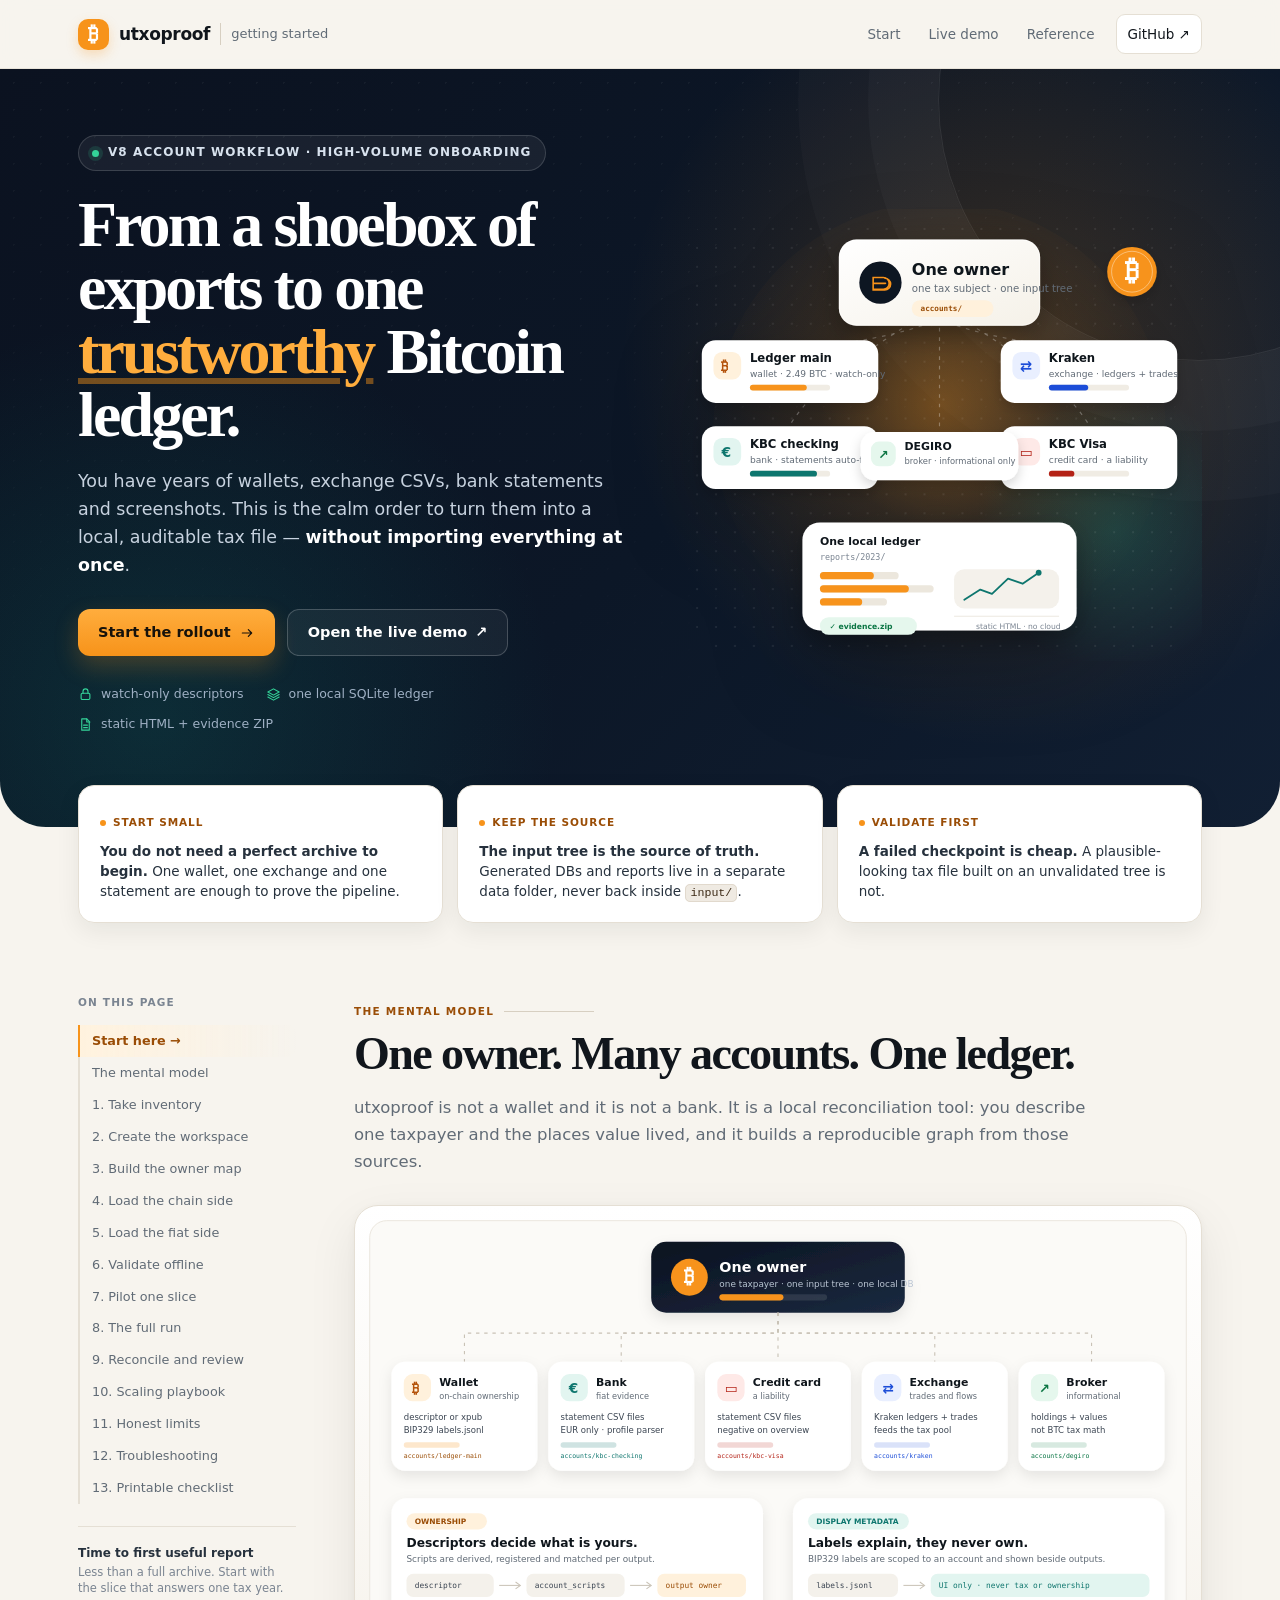
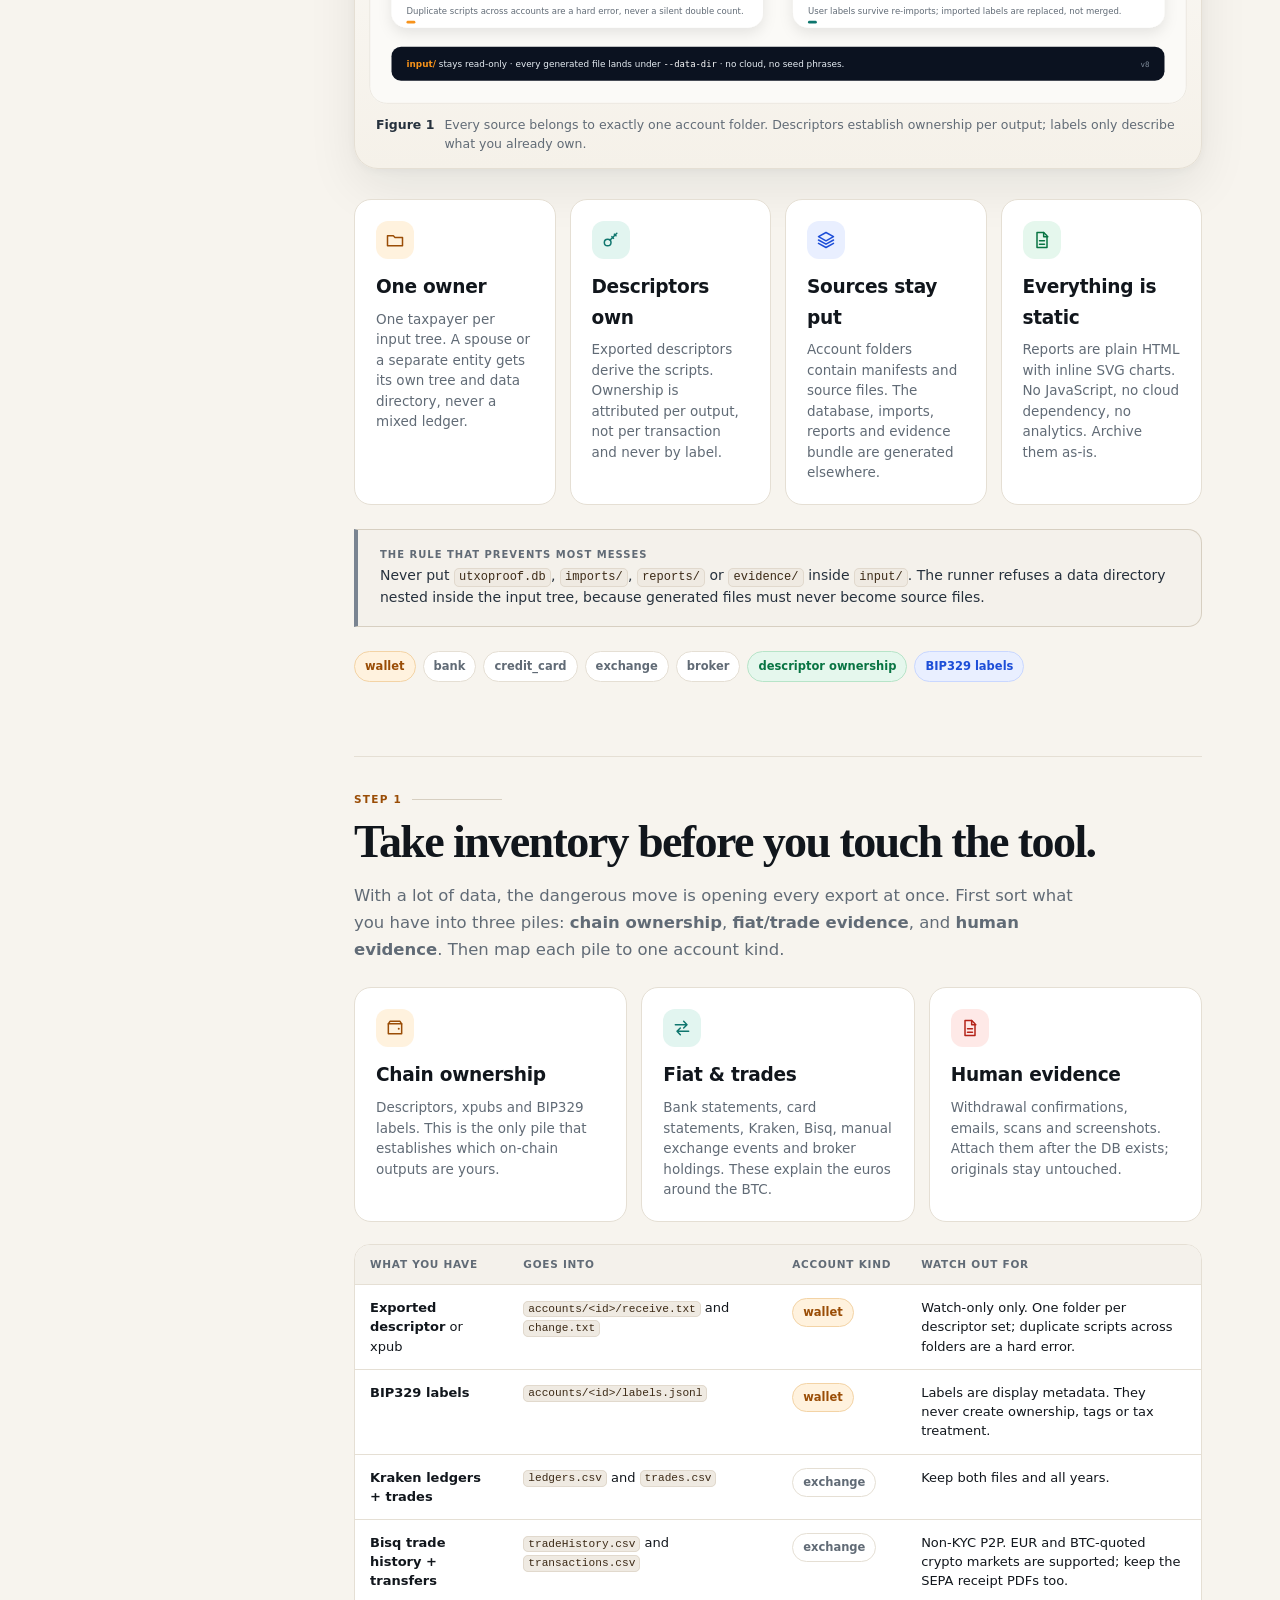
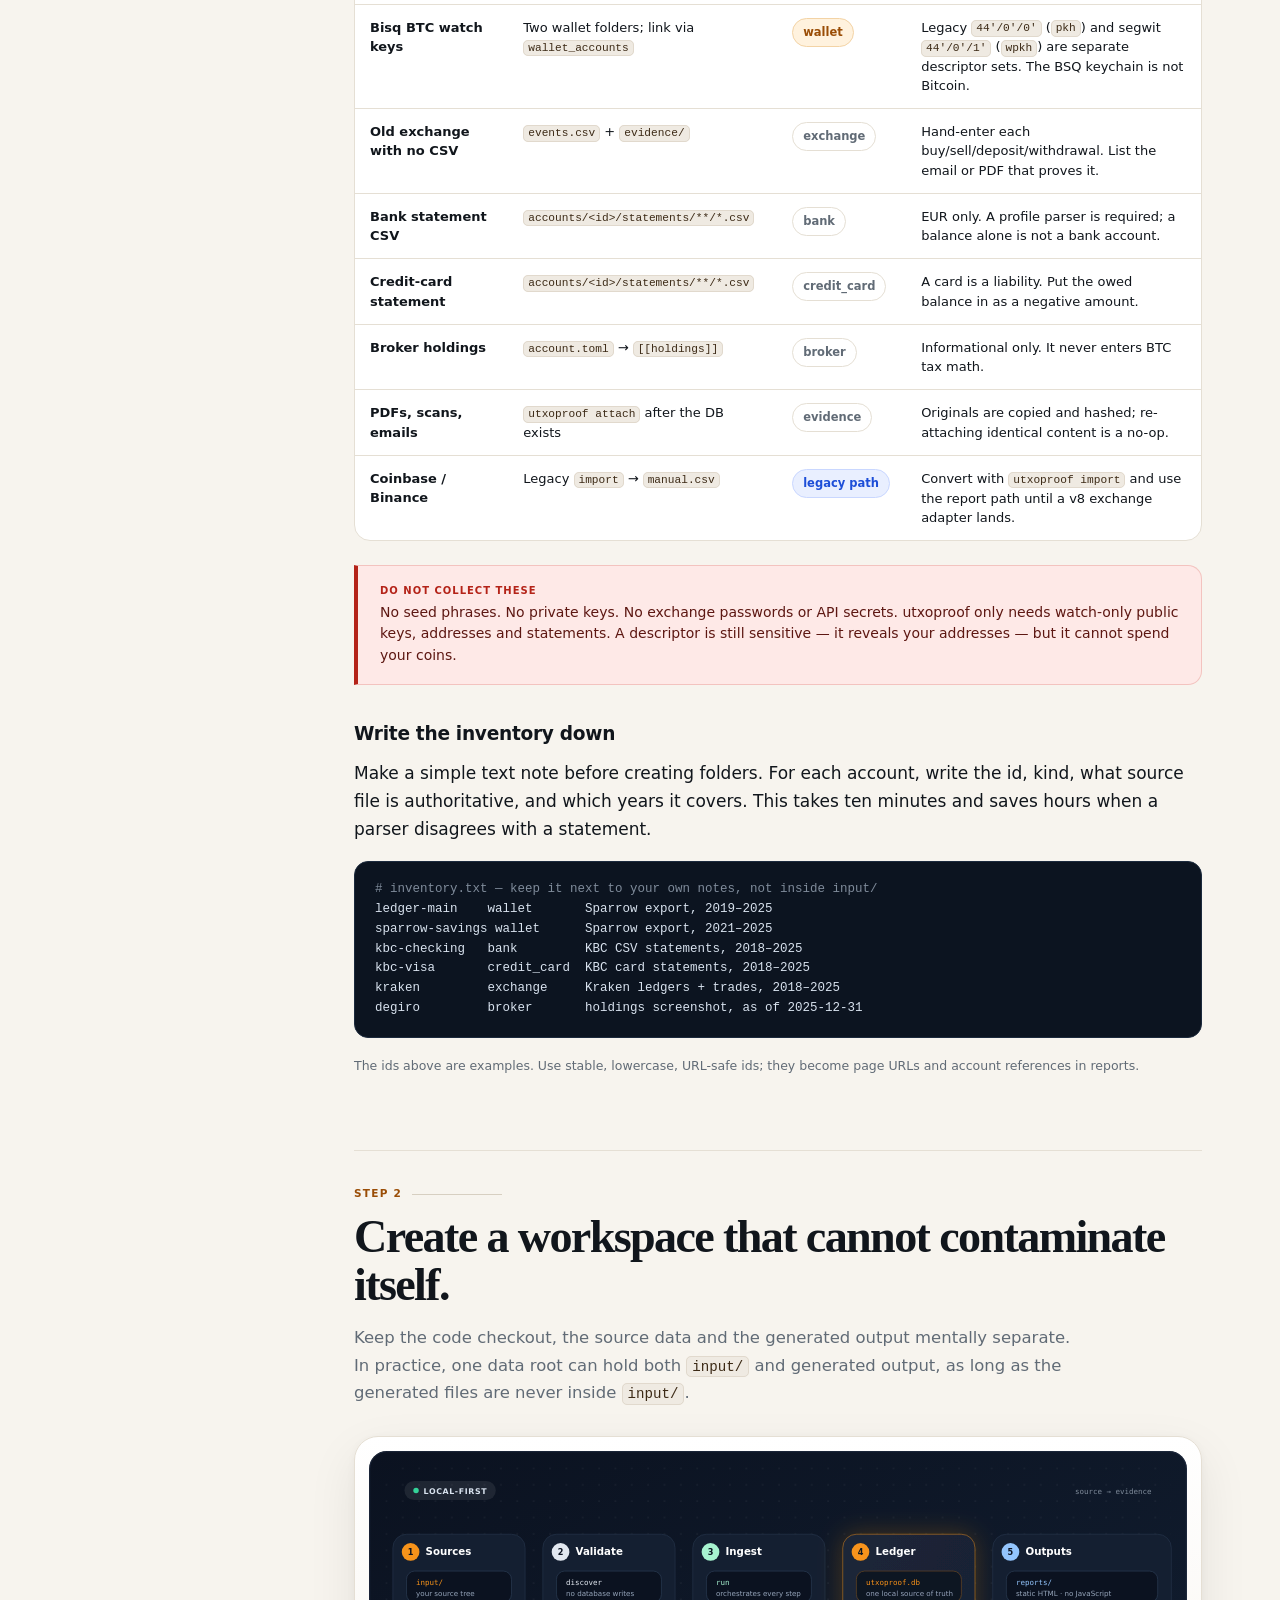
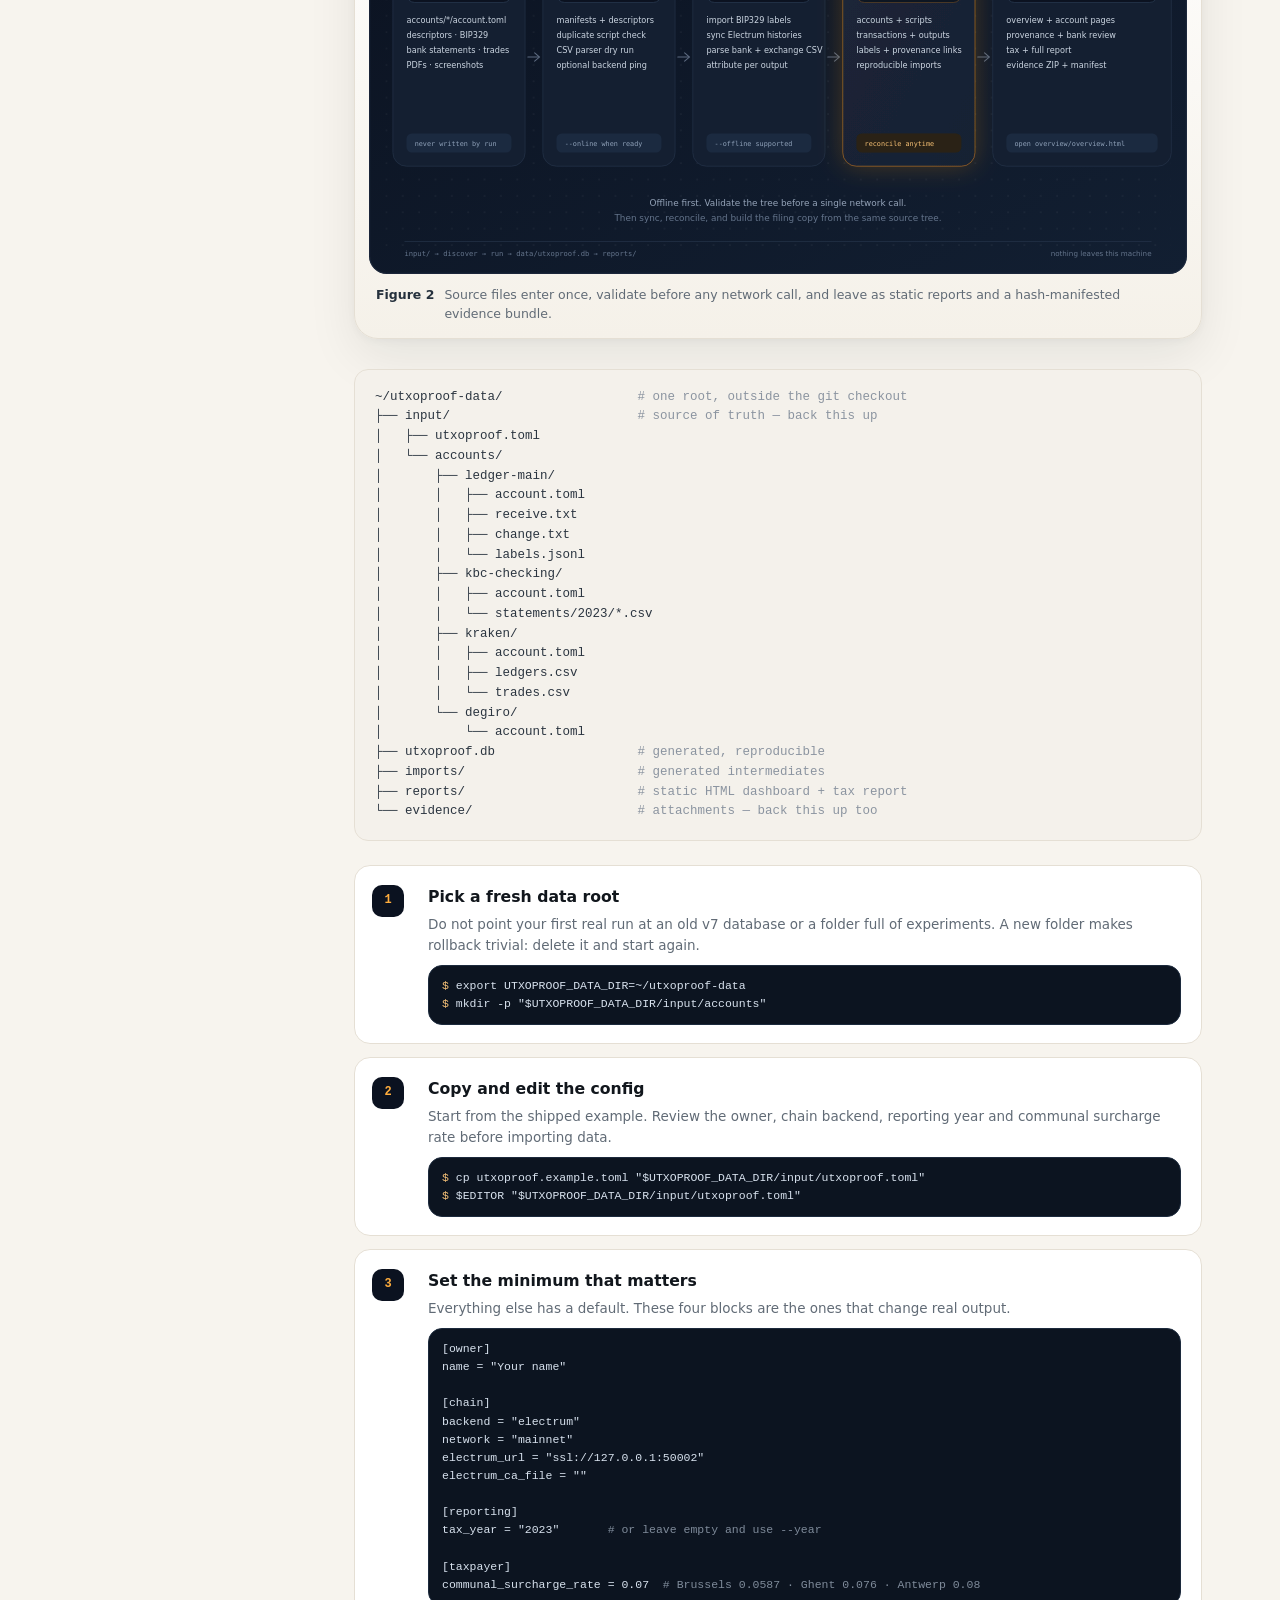
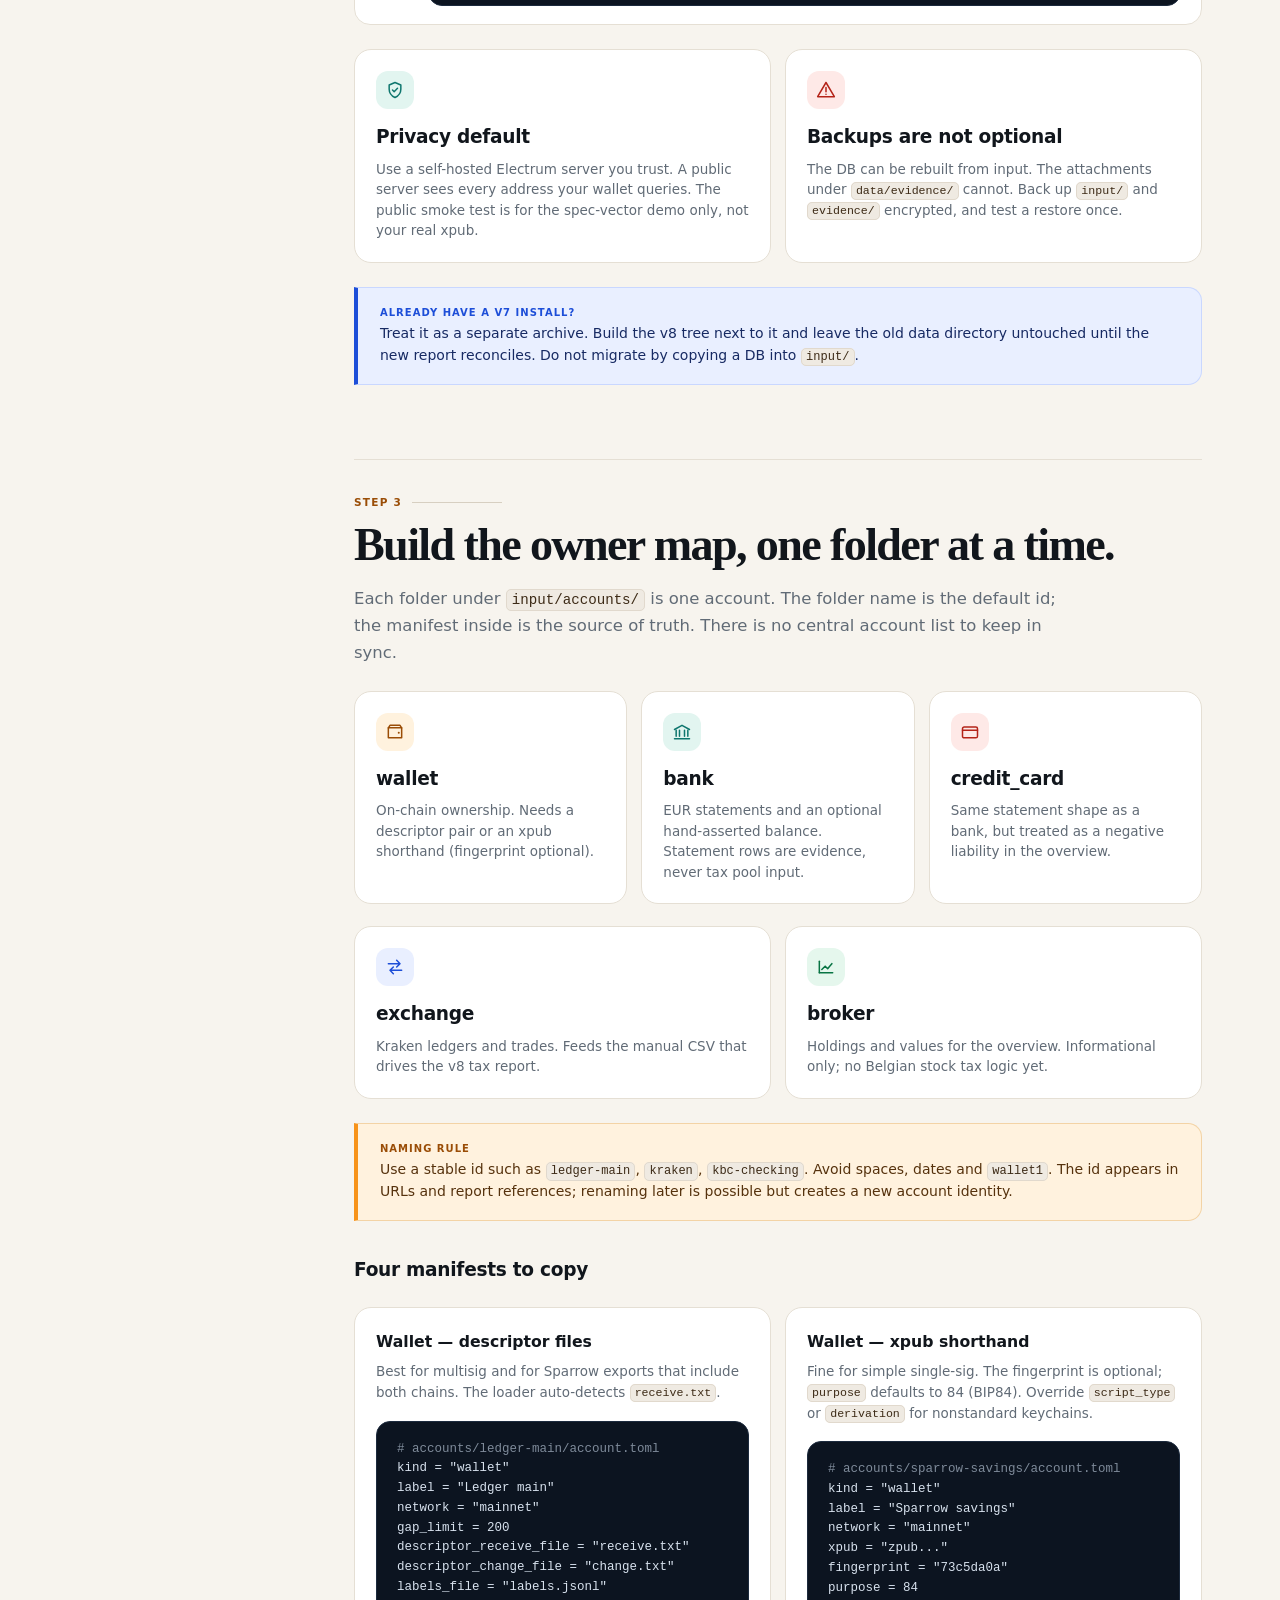
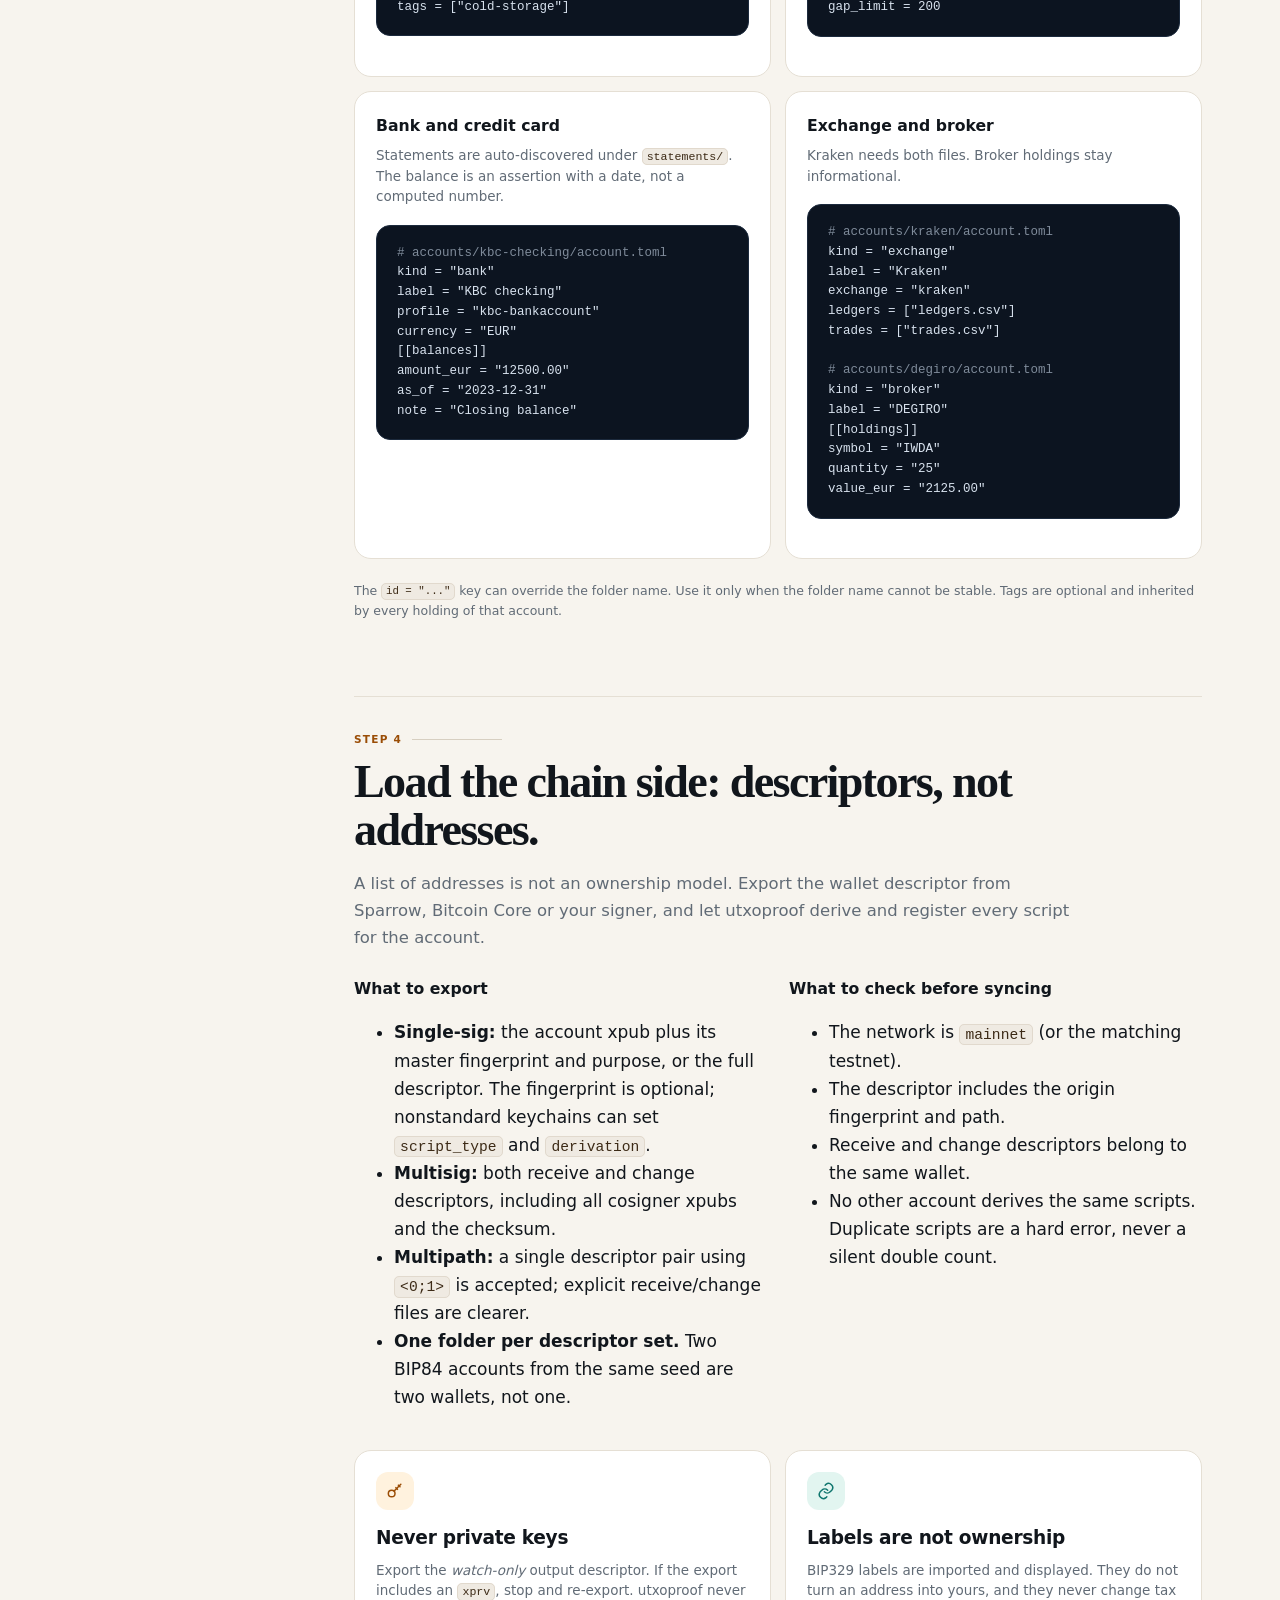
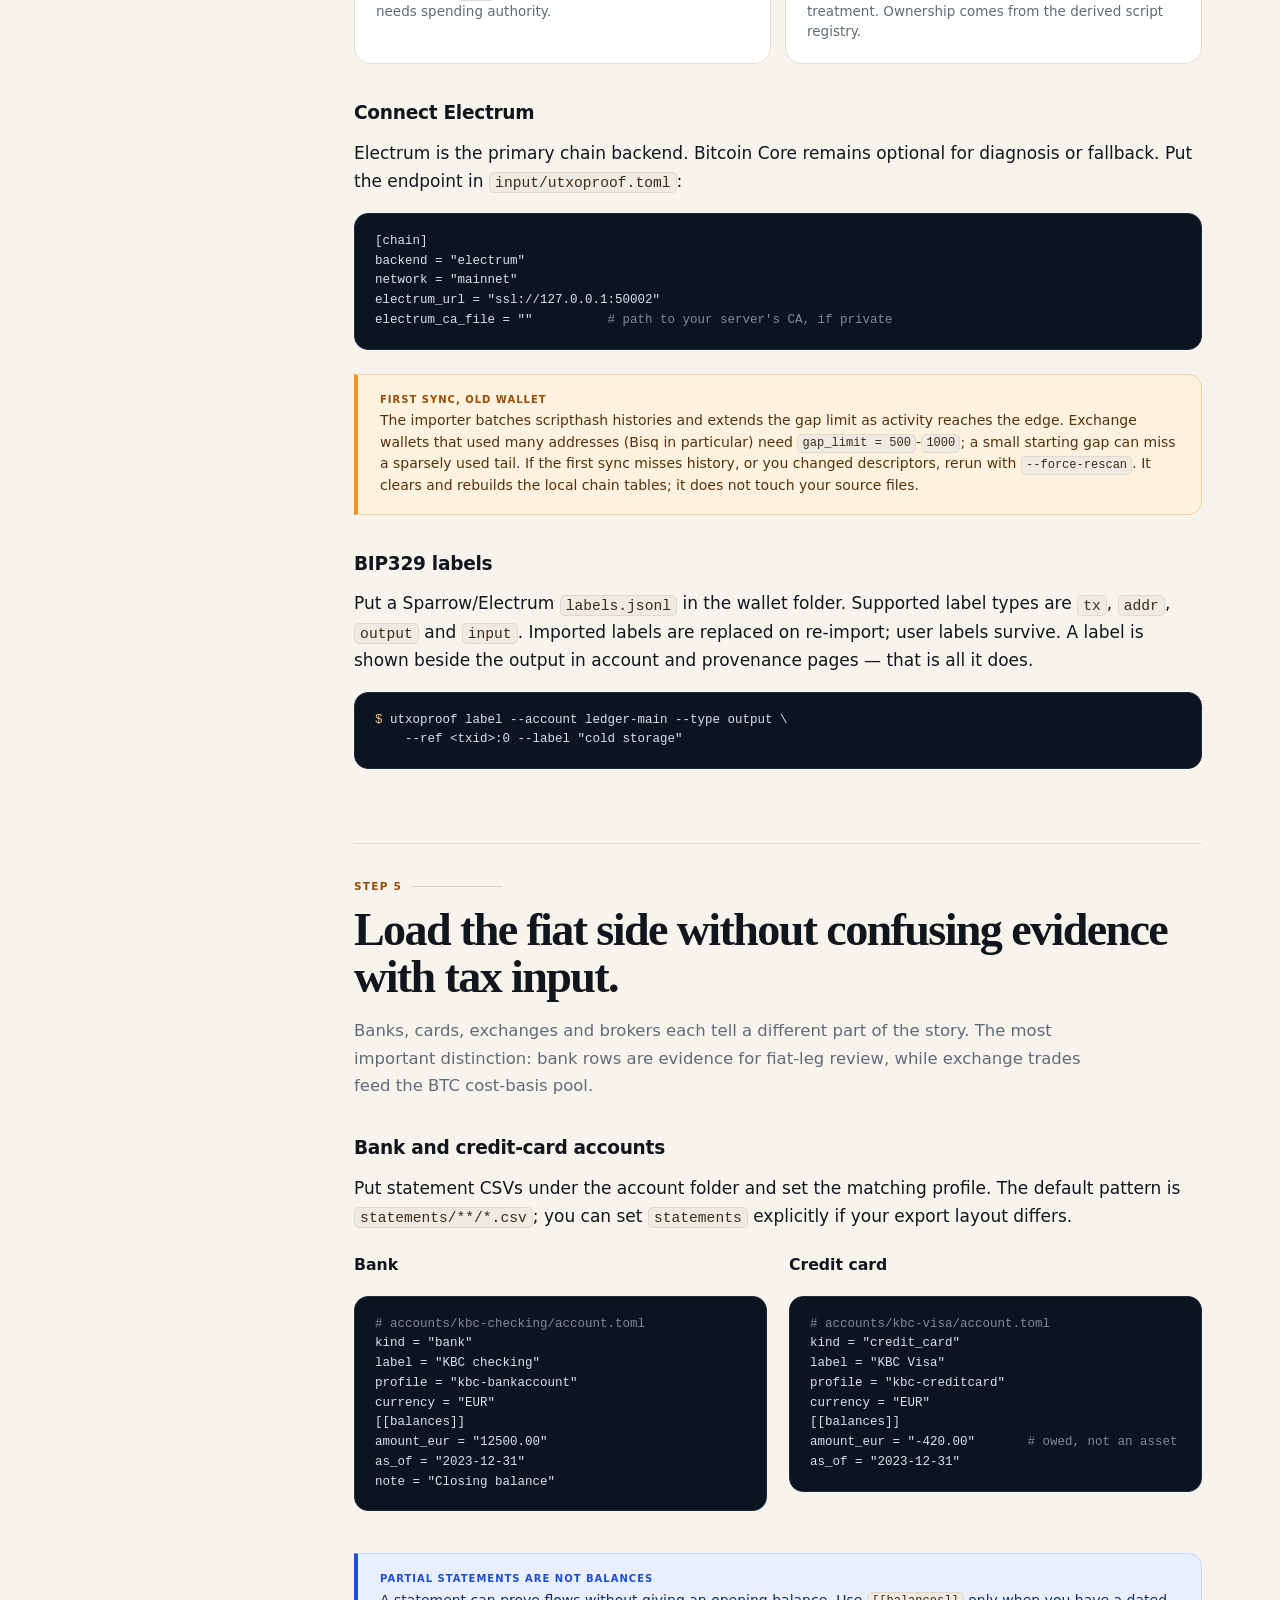
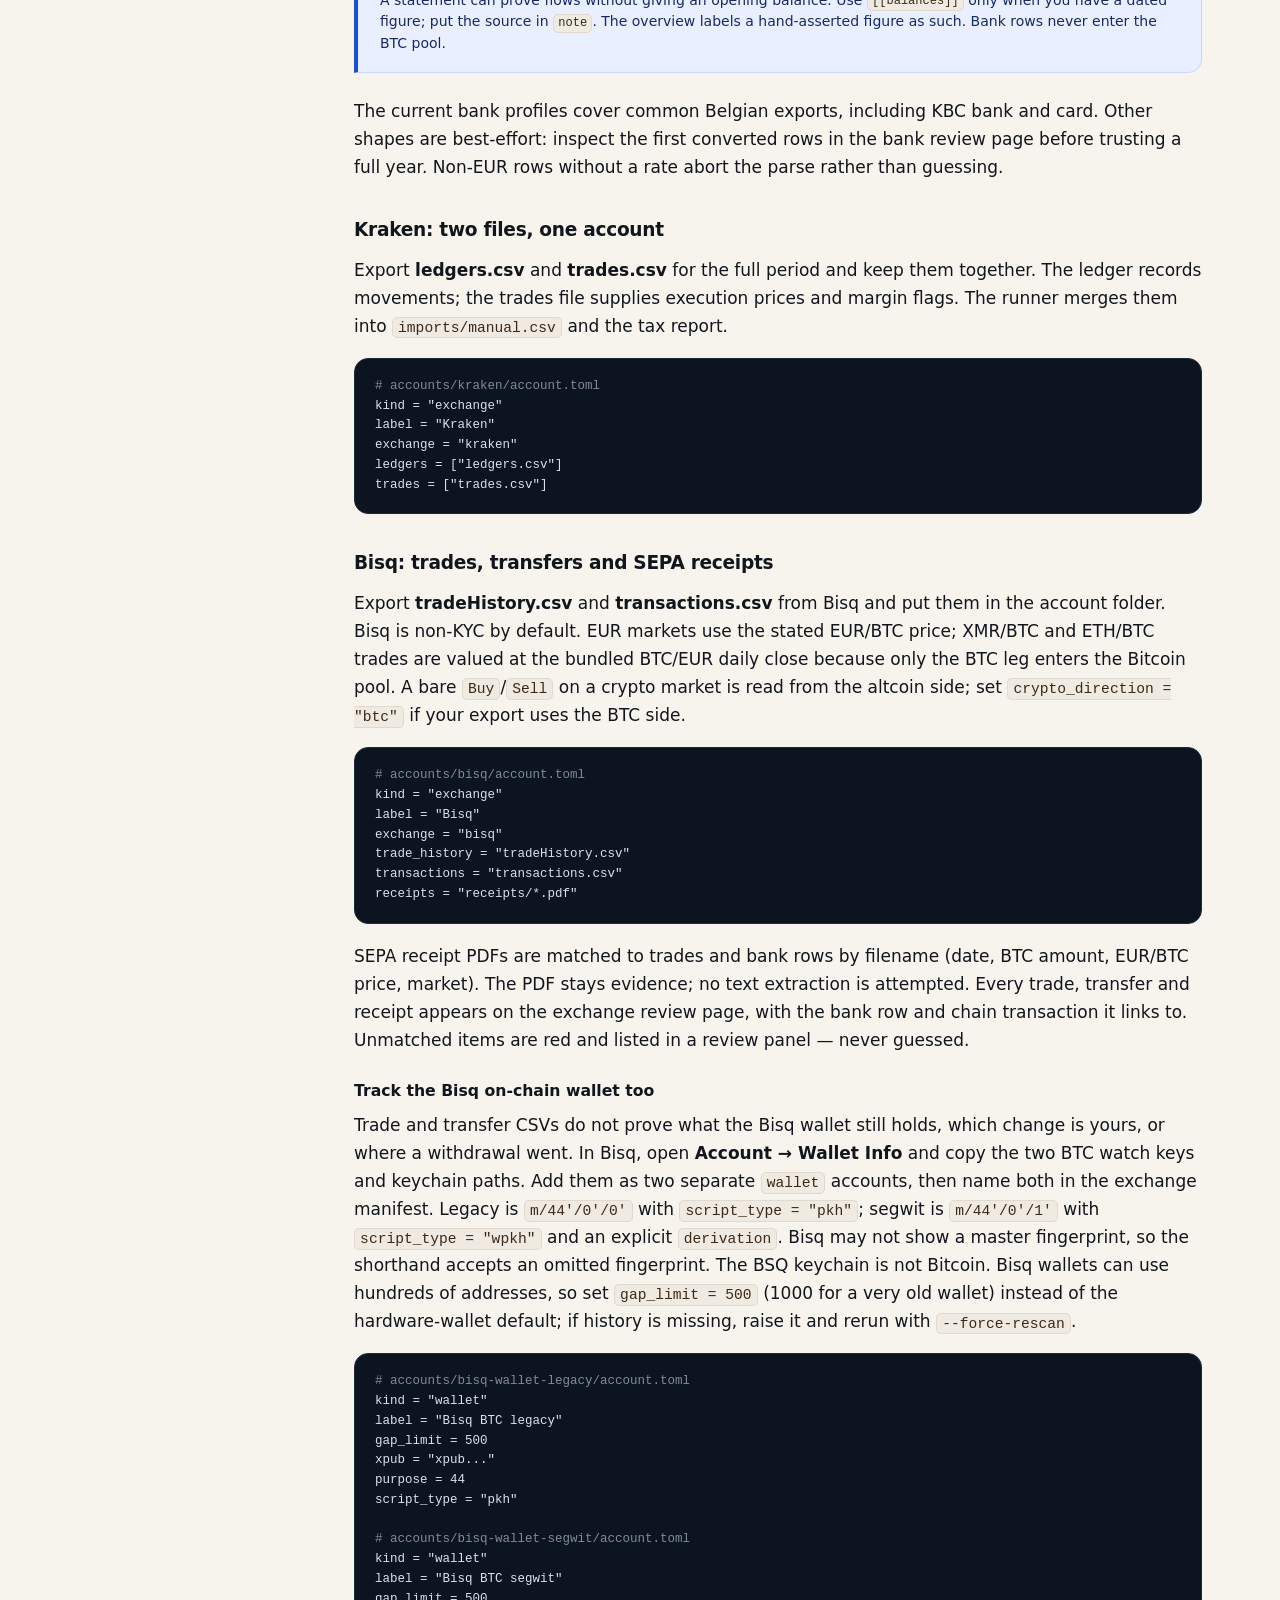
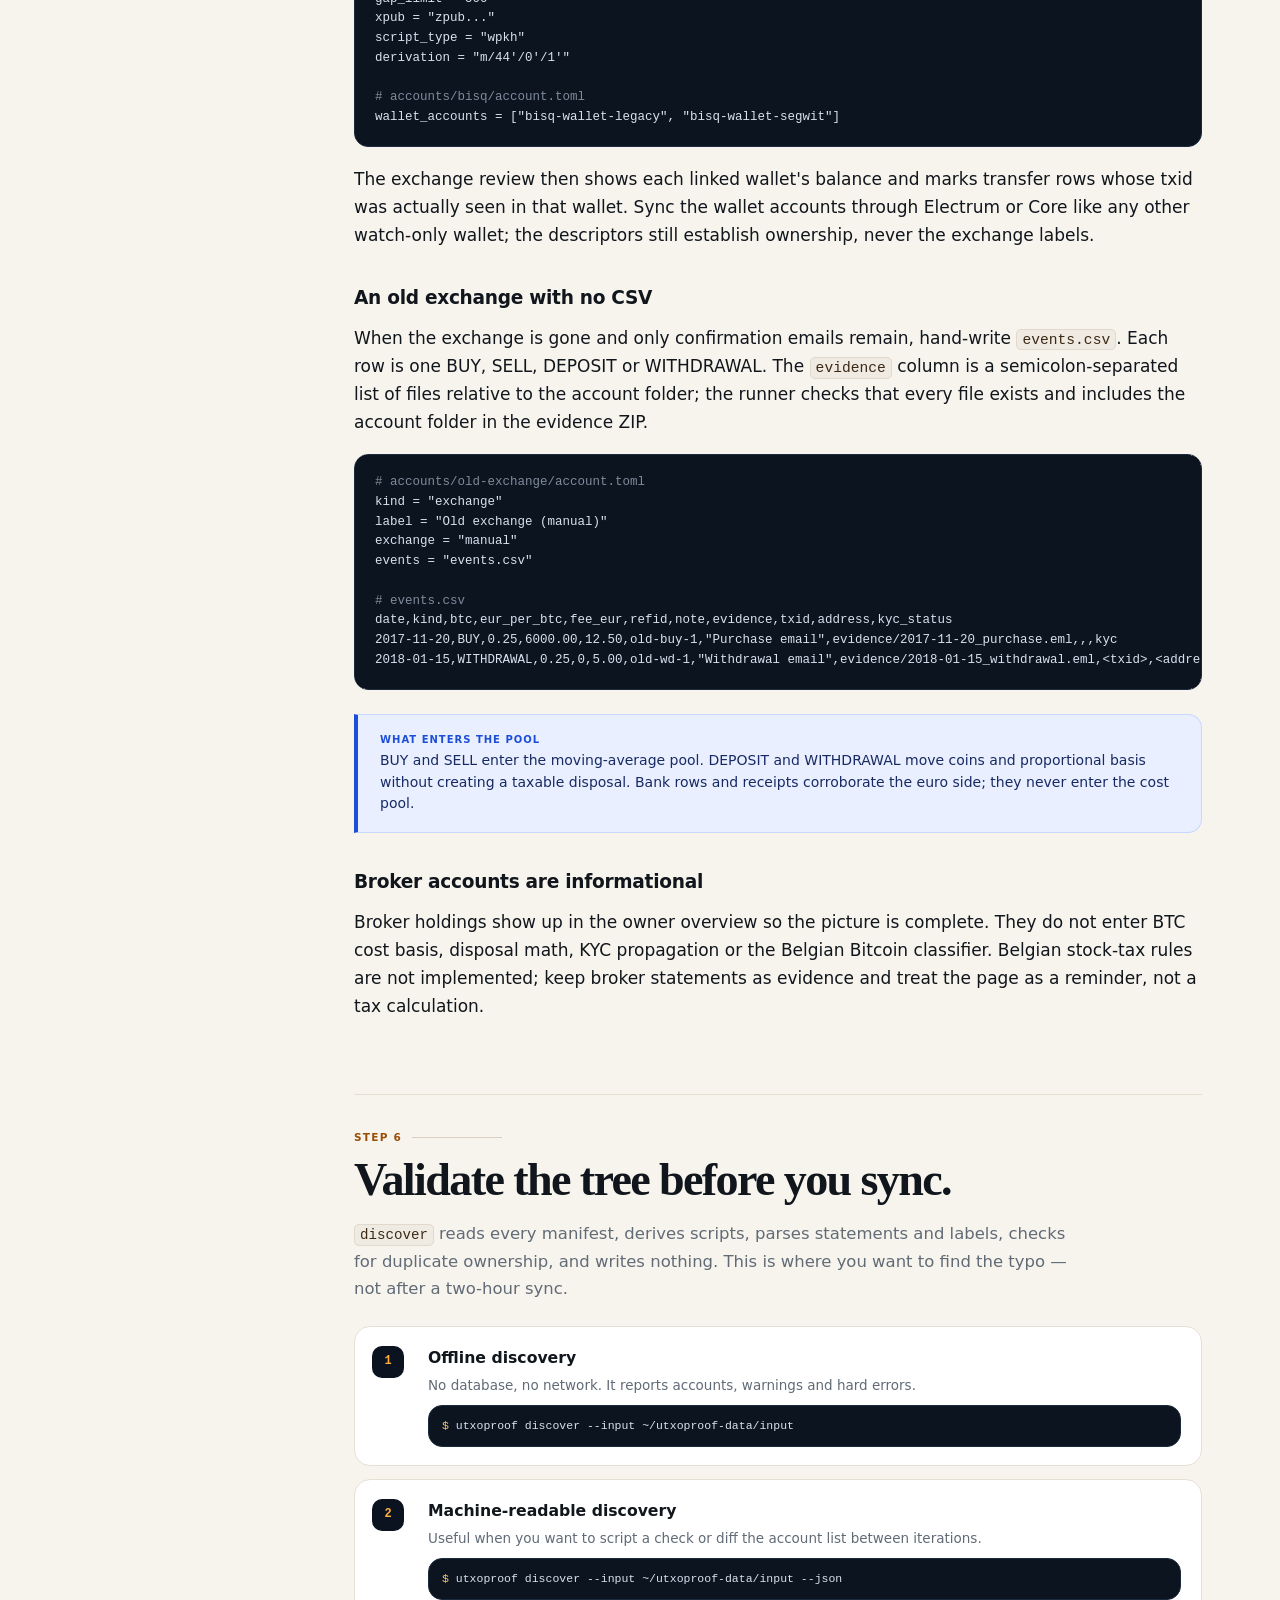
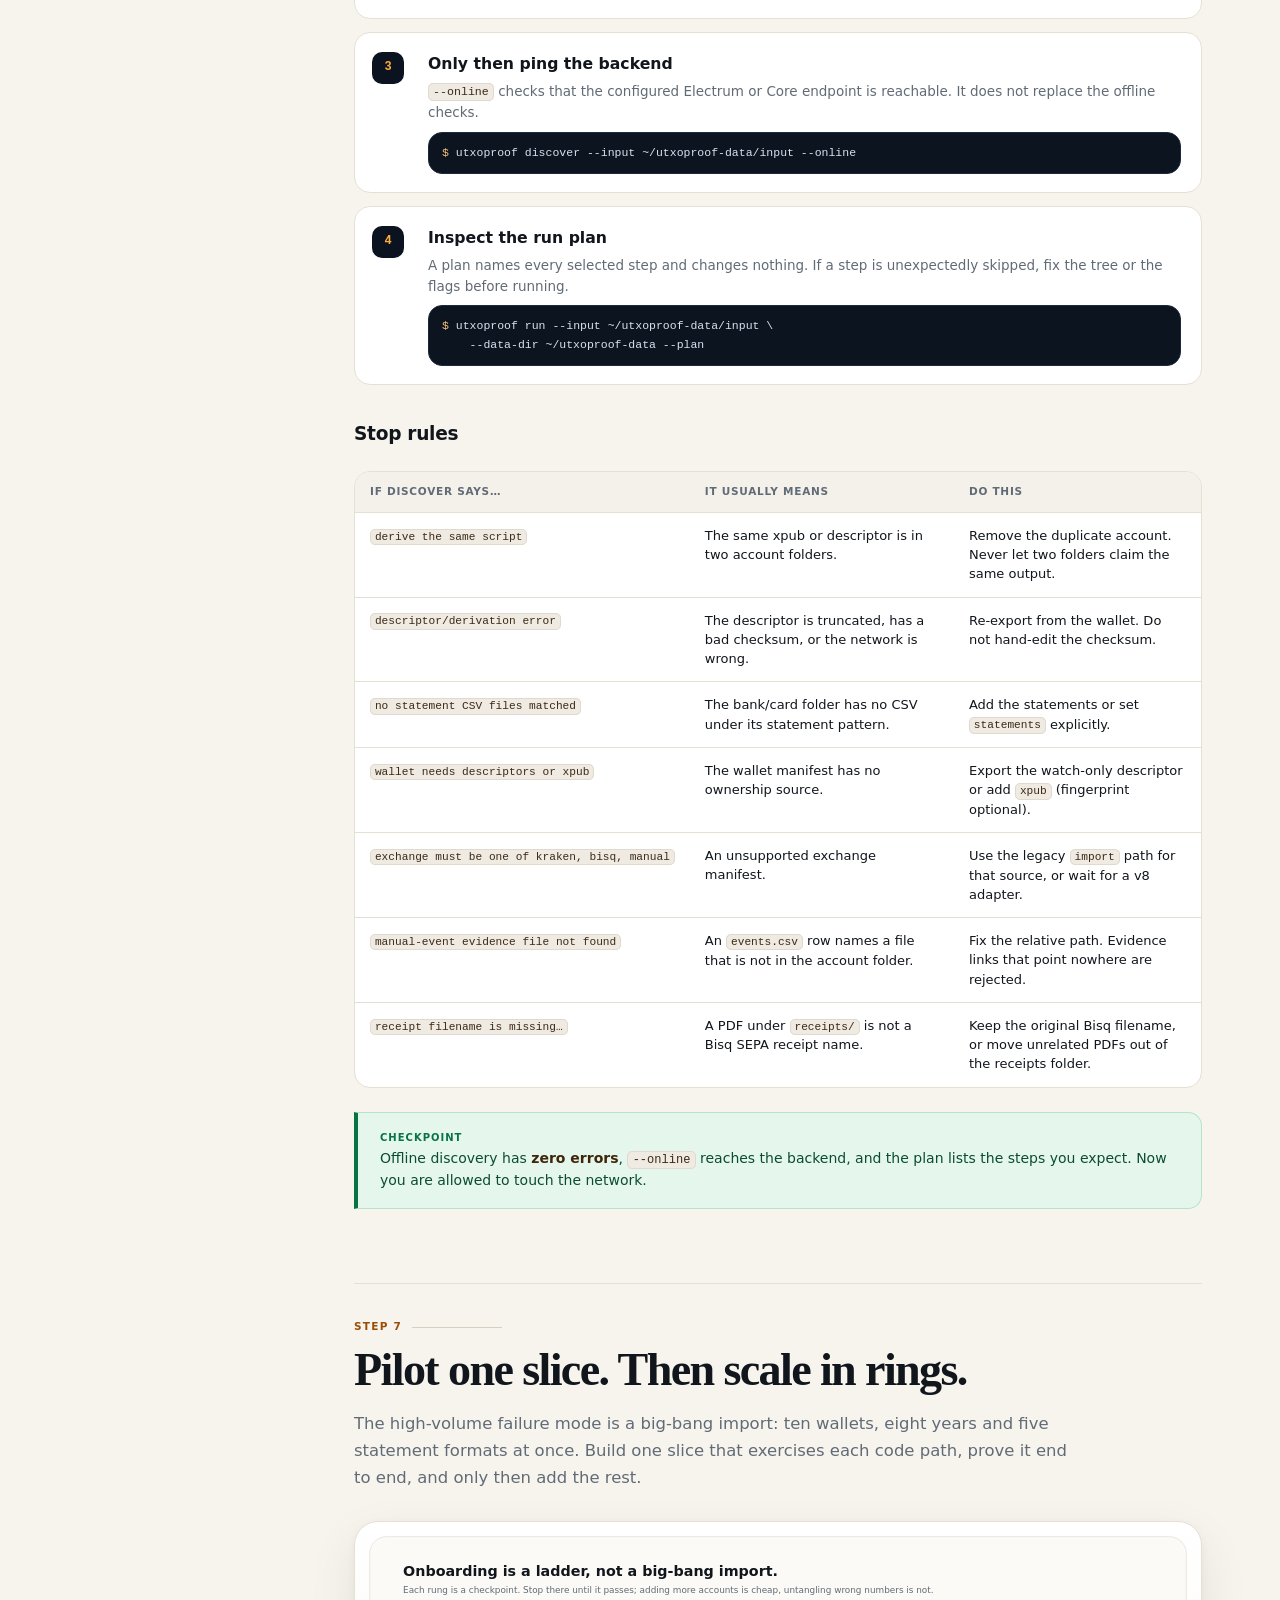
<file: docs/guide/index.html>
<!DOCTYPE html>
<!--
  Source for the published Getting Started guide.
  scripts/build_demo.py copies this folder verbatim to site/guide/.
  Static HTML/CSS/SVG only: no JavaScript, no external assets, no analytics.
-->
<html lang="en">
<head>
  <meta charset="utf-8">
  <meta name="viewport" content="width=device-width, initial-scale=1">
  <title>Getting started · utxoproof</title>
  <meta name="description" content="A calm, high-volume onboarding guide for utxoproof: inventory your wallets, exchanges, banks and statements, validate the tree, pilot one slice, then scale to a filing-ready local ledger.">
  <meta name="theme-color" content="#0b1220">
  <meta property="og:title" content="utxoproof Getting Started">
  <meta property="og:description" content="From a shoebox of exports to one trustworthy Bitcoin ledger. A practical rollout guide for self-custodians with a lot of history.">
  <meta property="og:type" content="article">
  <meta property="og:url" content="https://utxoproof.com/guide/">
  <link rel="canonical" href="https://utxoproof.com/guide/">
  <link rel="icon" href="data:image/svg+xml,%3Csvg xmlns='http://www.w3.org/2000/svg' viewBox='0 0 64 64'%3E%3Crect width='64' height='64' rx='14' fill='%23f7931a'/%3E%3Ctext x='32' y='45' font-family='Georgia,serif' font-size='40' font-weight='700' text-anchor='middle' fill='white'%3E%E2%82%BF%3C/text%3E%3C/svg%3E">
  <link rel="stylesheet" href="style.css">
</head>
<body>
  <a class="skip-link" href="#main">Skip to the guide</a>

  <svg xmlns="http://www.w3.org/2000/svg" style="display:none" aria-hidden="true">
    <symbol id="i-wallet" viewBox="0 0 24 24"><path d="M4 7h16v12H4z"/><path d="M4 7l2-3h12l2 3"/><circle cx="16.5" cy="13" r="1.2" fill="currentColor" stroke="none"/></symbol>
    <symbol id="i-bank" viewBox="0 0 24 24"><path d="m3 9 9-5 9 5"/><path d="M5 10v7M9 10v7M15 10v7M19 10v7M3 20h18"/></symbol>
    <symbol id="i-card" viewBox="0 0 24 24"><rect x="3" y="6" width="18" height="13" rx="2"/><path d="M3 10h18"/></symbol>
    <symbol id="i-exchange" viewBox="0 0 24 24"><path d="M4 8h14m-4-4 4 4-4 4"/><path d="M20 16H6m4-4-4 4 4 4"/></symbol>
    <symbol id="i-broker" viewBox="0 0 24 24"><path d="M4 19V5"/><path d="M4 19h16"/><path d="m7 15 4-4 3 3 5-6"/></symbol>
    <symbol id="i-shield" viewBox="0 0 24 24"><path d="M12 3 5 6v5c0 4.5 3 8 7 10 4-2 7-5.5 7-10V6l-7-3Z"/><path d="m9 12 2 2 4-4"/></symbol>
    <symbol id="i-folder" viewBox="0 0 24 24"><path d="M3 7h7l2 2h9v10H3z"/></symbol>
    <symbol id="i-file" viewBox="0 0 24 24"><path d="M6 3h8l4 4v14H6z"/><path d="M14 3v5h5"/><path d="M9 13h6M9 17h6"/></symbol>
    <symbol id="i-lock" viewBox="0 0 24 24"><rect x="5" y="10" width="14" height="10" rx="2"/><path d="M8 10V7a4 4 0 0 1 8 0v3"/></symbol>
    <symbol id="i-check" viewBox="0 0 24 24"><circle cx="12" cy="12" r="9"/><path d="m8 12 3 3 5-6"/></symbol>
    <symbol id="i-chart" viewBox="0 0 24 24"><path d="M4 19V5"/><path d="M4 19h16"/><path d="m7 15 4-4 3 3 5-6"/></symbol>
    <symbol id="i-layers" viewBox="0 0 24 24"><path d="m12 3 9 5-9 5-9-5z"/><path d="m3 12 9 5 9-5"/><path d="m3 16 9 5 9-5"/></symbol>
    <symbol id="i-drive" viewBox="0 0 24 24"><rect x="3" y="5" width="18" height="6" rx="2"/><rect x="3" y="13" width="18" height="6" rx="2"/><circle cx="7" cy="8" r=".9" fill="currentColor" stroke="none"/><circle cx="7" cy="16" r=".9" fill="currentColor" stroke="none"/></symbol>
    <symbol id="i-key" viewBox="0 0 24 24"><circle cx="8" cy="15" r="4"/><path d="m11 12 8-8m-3 1 2 2m-5 1 2 2"/></symbol>
    <symbol id="i-alert" viewBox="0 0 24 24"><path d="M12 3 2 20h20z"/><path d="M12 9v5M12 17h.01"/></symbol>
    <symbol id="i-arrow" viewBox="0 0 24 24"><path d="M5 12h14m-5-5 5 5-5 5"/></symbol>
    <symbol id="i-calendar" viewBox="0 0 24 24"><rect x="3" y="5" width="18" height="16" rx="2"/><path d="M3 10h18M8 3v4M16 3v4"/></symbol>
    <symbol id="i-link" viewBox="0 0 24 24"><path d="M10 13a5 5 0 0 0 7 0l2-2a5 5 0 0 0-7-7l-1 1"/><path d="M14 11a5 5 0 0 0-7 0l-2 2a5 5 0 0 0 7 7l1-1"/></symbol>
  </svg>

  <header class="topbar">
    <div class="topbar-inner">
      <a class="brand" href="../index.html">
        <span class="brand-mark" aria-hidden="true">₿</span>
        <span>utxoproof</span>
        <span class="brand-sub">getting started</span>
      </a>
      <nav class="topnav" aria-label="Site links">
        <a href="#inventory">Start</a>
        <a href="../v8/overview/overview.html">Live demo</a>
        <a href="../docs/usage.html">Reference</a>
        <a class="github" href="https://github.com/natashaklum/utxoproof">GitHub <span aria-hidden="true">↗</span></a>
      </nav>
    </div>
  </header>

  <main id="main">
    <section class="hero">
      <div class="hero-inner">
        <div class="hero-copy">
          <div class="eyebrow"><span class="pulse" aria-hidden="true"></span> v8 account workflow · high-volume onboarding</div>
          <h1>From a shoebox of exports to one <em>trustworthy</em> Bitcoin ledger.</h1>
          <p class="lede">You have years of wallets, exchange CSVs, bank statements and screenshots. This is the calm order to turn them into a local, auditable tax file — <strong>without importing everything at once</strong>.</p>
          <div class="hero-actions">
            <a class="btn btn-primary" href="#inventory">Start the rollout <svg width="16" height="16" aria-hidden="true"><use href="#i-arrow"></use></svg></a>
            <a class="btn btn-ghost" href="../v8/overview/overview.html">Open the live demo <span aria-hidden="true">↗</span></a>
          </div>
          <ul class="hero-facts">
            <li><svg aria-hidden="true"><use href="#i-lock"></use></svg> watch-only descriptors</li>
            <li><svg aria-hidden="true"><use href="#i-layers"></use></svg> one local SQLite ledger</li>
            <li><svg aria-hidden="true"><use href="#i-file"></use></svg> static HTML + evidence ZIP</li>
          </ul>
        </div>
        <div class="hero-art">
          <img src="images/hero.svg" width="720" height="620" alt="One owner connected to wallet, exchange, bank, credit-card and broker account folders, feeding a local report and evidence ZIP.">
        </div>
      </div>
    </section>

    <div class="reality" aria-label="Three principles">
      <div class="reality-card">
        <span class="tag">Start small</span>
        <p><strong>You do not need a perfect archive to begin.</strong> One wallet, one exchange and one statement are enough to prove the pipeline.</p>
      </div>
      <div class="reality-card">
        <span class="tag">Keep the source</span>
        <p><strong>The input tree is the source of truth.</strong> Generated DBs and reports live in a separate data folder, never back inside <code>input/</code>.</p>
      </div>
      <div class="reality-card">
        <span class="tag">Validate first</span>
        <p><strong>A failed checkpoint is cheap.</strong> A plausible-looking tax file built on an unvalidated tree is not.</p>
      </div>
    </div>

    <div class="page">
      <aside class="toc" aria-label="On this page">
        <p class="toc-title">On this page</p>
        <a class="toc-cta" href="#inventory">Start here →</a>
        <a href="#mental-model">The mental model</a>
        <a href="#inventory">1. Take inventory</a>
        <a href="#workspace">2. Create the workspace</a>
        <a href="#accounts">3. Build the owner map</a>
        <a href="#wallets">4. Load the chain side</a>
        <a href="#fiat-side">5. Load the fiat side</a>
        <a href="#validate">6. Validate offline</a>
        <a href="#pilot">7. Pilot one slice</a>
        <a href="#full-run">8. The full run</a>
        <a href="#reconcile">9. Reconcile and review</a>
        <a href="#scale">10. Scaling playbook</a>
        <a href="#limits">11. Honest limits</a>
        <a href="#troubleshoot">12. Troubleshooting</a>
        <a href="#checklist">13. Printable checklist</a>
        <p class="toc-meta"><strong>Time to first useful report</strong>Less than a full archive. Start with the slice that answers one tax year.</p>
      </aside>

      <article class="article">
        <section id="mental-model">
          <div class="section-kicker">The mental model</div>
          <h2>One owner. Many accounts. One ledger.</h2>
          <p class="lede">utxoproof is not a wallet and it is not a bank. It is a local reconciliation tool: you describe one taxpayer and the places value lived, and it builds a reproducible graph from those sources.</p>
          <figure class="diagram">
            <img src="images/account-model.svg" width="1200" height="710" alt="A central owner card connects to five account kinds: wallet, bank, credit card, exchange and broker. Descriptors establish ownership; BIP329 labels are display metadata only." loading="lazy">
            <figcaption><strong>Figure 1</strong> Every source belongs to exactly one account folder. Descriptors establish ownership per output; labels only describe what you already own.</figcaption>
          </figure>
          <div class="grid-4">
            <div class="card"><div class="icon"><svg aria-hidden="true"><use href="#i-folder"></use></svg></div><h3>One owner</h3><p>One taxpayer per input tree. A spouse or a separate entity gets its own tree and data directory, never a mixed ledger.</p></div>
            <div class="card teal"><div class="icon"><svg aria-hidden="true"><use href="#i-key"></use></svg></div><h3>Descriptors own</h3><p>Exported descriptors derive the scripts. Ownership is attributed per output, not per transaction and never by label.</p></div>
            <div class="card blue"><div class="icon"><svg aria-hidden="true"><use href="#i-layers"></use></svg></div><h3>Sources stay put</h3><p>Account folders contain manifests and source files. The database, imports, reports and evidence bundle are generated elsewhere.</p></div>
            <div class="card green"><div class="icon"><svg aria-hidden="true"><use href="#i-file"></use></svg></div><h3>Everything is static</h3><p>Reports are plain HTML with inline SVG charts. No JavaScript, no cloud dependency, no analytics. Archive them as-is.</p></div>
          </div>
          <div class="callout neutral">
            <span class="label">The rule that prevents most messes</span>
            <p>Never put <code>utxoproof.db</code>, <code>imports/</code>, <code>reports/</code> or <code>evidence/</code> inside <code>input/</code>. The runner refuses a data directory nested inside the input tree, because generated files must never become source files.</p>
          </div>
          <div class="pill-row">
            <span class="pill hot">wallet</span>
            <span class="pill">bank</span>
            <span class="pill">credit_card</span>
            <span class="pill">exchange</span>
            <span class="pill">broker</span>
            <span class="pill good">descriptor ownership</span>
            <span class="pill info">BIP329 labels</span>
          </div>
        </section>

        <section id="inventory">
          <div class="section-kicker">Step 1</div>
          <h2>Take inventory before you touch the tool.</h2>
          <p class="lede">With a lot of data, the dangerous move is opening every export at once. First sort what you have into three piles: <strong>chain ownership</strong>, <strong>fiat/trade evidence</strong>, and <strong>human evidence</strong>. Then map each pile to one account kind.</p>

          <div class="grid-3">
            <div class="card"><div class="icon"><svg aria-hidden="true"><use href="#i-wallet"></use></svg></div><h3>Chain ownership</h3><p>Descriptors, xpubs and BIP329 labels. This is the only pile that establishes which on-chain outputs are yours.</p></div>
            <div class="card teal"><div class="icon"><svg aria-hidden="true"><use href="#i-exchange"></use></svg></div><h3>Fiat &amp; trades</h3><p>Bank statements, card statements, Kraken, Bisq, manual exchange events and broker holdings. These explain the euros around the BTC.</p></div>
            <div class="card red"><div class="icon"><svg aria-hidden="true"><use href="#i-file"></use></svg></div><h3>Human evidence</h3><p>Withdrawal confirmations, emails, scans and screenshots. Attach them after the DB exists; originals stay untouched.</p></div>
          </div>

          <div class="table-wrap">
            <table>
              <thead>
                <tr><th>What you have</th><th>Goes into</th><th>Account kind</th><th>Watch out for</th></tr>
              </thead>
              <tbody>
                <tr><td><strong>Exported descriptor</strong> or xpub</td><td><code>accounts/&lt;id&gt;/receive.txt</code> and <code>change.txt</code></td><td><span class="pill hot">wallet</span></td><td>Watch-only only. One folder per descriptor set; duplicate scripts across folders are a hard error.</td></tr>
                <tr><td><strong>BIP329 labels</strong></td><td><code>accounts/&lt;id&gt;/labels.jsonl</code></td><td><span class="pill hot">wallet</span></td><td>Labels are display metadata. They never create ownership, tags or tax treatment.</td></tr>
                <tr><td><strong>Kraken ledgers + trades</strong></td><td><code>ledgers.csv</code> and <code>trades.csv</code></td><td><span class="pill">exchange</span></td><td>Keep both files and all years.</td></tr>
                <tr><td><strong>Bisq trade history + transfers</strong></td><td><code>tradeHistory.csv</code> and <code>transactions.csv</code></td><td><span class="pill">exchange</span></td><td>Non-KYC P2P. EUR and BTC-quoted crypto markets are supported; keep the SEPA receipt PDFs too.</td></tr>
                <tr><td><strong>Bisq BTC watch keys</strong></td><td>Two wallet folders; link via <code>wallet_accounts</code></td><td><span class="pill hot">wallet</span></td><td>Legacy <code>44'/0'/0'</code> (<code>pkh</code>) and segwit <code>44'/0'/1'</code> (<code>wpkh</code>) are separate descriptor sets. The BSQ keychain is not Bitcoin.</td></tr>
                <tr><td><strong>Old exchange with no CSV</strong></td><td><code>events.csv</code> + <code>evidence/</code></td><td><span class="pill">exchange</span></td><td>Hand-enter each buy/sell/deposit/withdrawal. List the email or PDF that proves it.</td></tr>
                <tr><td><strong>Bank statement CSV</strong></td><td><code>accounts/&lt;id&gt;/statements/**/*.csv</code></td><td><span class="pill">bank</span></td><td>EUR only. A profile parser is required; a balance alone is not a bank account.</td></tr>
                <tr><td><strong>Credit-card statement</strong></td><td><code>accounts/&lt;id&gt;/statements/**/*.csv</code></td><td><span class="pill">credit_card</span></td><td>A card is a liability. Put the owed balance in as a negative amount.</td></tr>
                <tr><td><strong>Broker holdings</strong></td><td><code>account.toml</code> → <code>[[holdings]]</code></td><td><span class="pill">broker</span></td><td>Informational only. It never enters BTC tax math.</td></tr>
                <tr><td><strong>PDFs, scans, emails</strong></td><td><code>utxoproof attach</code> after the DB exists</td><td><span class="pill">evidence</span></td><td>Originals are copied and hashed; re-attaching identical content is a no-op.</td></tr>
                <tr><td><strong>Coinbase / Binance</strong></td><td>Legacy <code>import</code> → <code>manual.csv</code></td><td><span class="pill info">legacy path</span></td><td>Convert with <code>utxoproof import</code> and use the report path until a v8 exchange adapter lands.</td></tr>
              </tbody>
            </table>
          </div>

          <div class="callout danger">
            <span class="label">Do not collect these</span>
            <p>No seed phrases. No private keys. No exchange passwords or API secrets. utxoproof only needs watch-only public keys, addresses and statements. A descriptor is still sensitive — it reveals your addresses — but it cannot spend your coins.</p>
          </div>

          <h3>Write the inventory down</h3>
          <p>Make a simple text note before creating folders. For each account, write the id, kind, what source file is authoritative, and which years it covers. This takes ten minutes and saves hours when a parser disagrees with a statement.</p>
          <pre><span class="c"># inventory.txt — keep it next to your own notes, not inside input/</span>
ledger-main    wallet       Sparrow export, 2019–2025
sparrow-savings wallet      Sparrow export, 2021–2025
kbc-checking   bank         KBC CSV statements, 2018–2025
kbc-visa       credit_card  KBC card statements, 2018–2025
kraken         exchange     Kraken ledgers + trades, 2018–2025
degiro         broker       holdings screenshot, as of 2025-12-31</pre>
          <p class="small">The ids above are examples. Use stable, lowercase, URL-safe ids; they become page URLs and account references in reports.</p>
        </section>

        <section id="workspace">
          <div class="section-kicker">Step 2</div>
          <h2>Create a workspace that cannot contaminate itself.</h2>
          <p class="lede">Keep the code checkout, the source data and the generated output mentally separate. In practice, one data root can hold both <code>input/</code> and generated output, as long as the generated files are never inside <code>input/</code>.</p>

          <figure class="diagram">
            <img src="images/pipeline.svg" width="1200" height="620" alt="The five-stage pipeline: source folders, offline discovery, ingest, one local SQLite ledger, and static reports plus evidence ZIP." loading="lazy">
            <figcaption><strong>Figure 2</strong> Source files enter once, validate before any network call, and leave as static reports and a hash-manifested evidence bundle.</figcaption>
          </figure>

          <pre class="tree">~/utxoproof-data/                  <span class="c"># one root, outside the git checkout</span>
├── input/                         <span class="c"># source of truth — back this up</span>
│   ├── utxoproof.toml
│   └── accounts/
│       ├── ledger-main/
│       │   ├── account.toml
│       │   ├── receive.txt
│       │   ├── change.txt
│       │   └── labels.jsonl
│       ├── kbc-checking/
│       │   ├── account.toml
│       │   └── statements/2023/*.csv
│       ├── kraken/
│       │   ├── account.toml
│       │   ├── ledgers.csv
│       │   └── trades.csv
│       └── degiro/
│           └── account.toml
├── utxoproof.db                   <span class="c"># generated, reproducible</span>
├── imports/                       <span class="c"># generated intermediates</span>
├── reports/                       <span class="c"># static HTML dashboard + tax report</span>
└── evidence/                      <span class="c"># attachments — back this up too</span></pre>

          <div class="steps">
            <div class="step">
              <div>
                <h4>Pick a fresh data root</h4>
                <p>Do not point your first real run at an old v7 database or a folder full of experiments. A new folder makes rollback trivial: delete it and start again.</p>
                <pre><span class="p">$</span> export UTXOPROOF_DATA_DIR=~/utxoproof-data
<span class="p">$</span> mkdir -p "$UTXOPROOF_DATA_DIR/input/accounts"</pre>
              </div>
            </div>
            <div class="step">
              <div>
                <h4>Copy and edit the config</h4>
                <p>Start from the shipped example. Review the owner, chain backend, reporting year and communal surcharge rate before importing data.</p>
                <pre><span class="p">$</span> cp utxoproof.example.toml "$UTXOPROOF_DATA_DIR/input/utxoproof.toml"
<span class="p">$</span> $EDITOR "$UTXOPROOF_DATA_DIR/input/utxoproof.toml"</pre>
              </div>
            </div>
            <div class="step">
              <div>
                <h4>Set the minimum that matters</h4>
                <p>Everything else has a default. These four blocks are the ones that change real output.</p>
                <pre>[owner]
name = "Your name"

[chain]
backend = "electrum"
network = "mainnet"
electrum_url = "ssl://127.0.0.1:50002"
electrum_ca_file = ""

[reporting]
tax_year = "2023"       <span class="c"># or leave empty and use --year</span>

[taxpayer]
communal_surcharge_rate = 0.07  <span class="c"># Brussels 0.0587 · Ghent 0.076 · Antwerp 0.08</span></pre>
              </div>
            </div>
          </div>

          <div class="grid-2">
            <div class="card teal"><div class="icon"><svg aria-hidden="true"><use href="#i-shield"></use></svg></div><h3>Privacy default</h3><p>Use a self-hosted Electrum server you trust. A public server sees every address your wallet queries. The public smoke test is for the spec-vector demo only, not your real xpub.</p></div>
            <div class="card red"><div class="icon"><svg aria-hidden="true"><use href="#i-alert"></use></svg></div><h3>Backups are not optional</h3><p>The DB can be rebuilt from input. The attachments under <code>data/evidence/</code> cannot. Back up <code>input/</code> and <code>evidence/</code> encrypted, and test a restore once.</p></div>
          </div>

          <div class="callout info">
            <span class="label">Already have a v7 install?</span>
            <p>Treat it as a separate archive. Build the v8 tree next to it and leave the old data directory untouched until the new report reconciles. Do not migrate by copying a DB into <code>input/</code>.</p>
          </div>
        </section>

        <section id="accounts">
          <div class="section-kicker">Step 3</div>
          <h2>Build the owner map, one folder at a time.</h2>
          <p class="lede">Each folder under <code>input/accounts/</code> is one account. The folder name is the default id; the manifest inside is the source of truth. There is no central account list to keep in sync.</p>

          <div class="grid-3">
            <div class="card"><div class="icon"><svg aria-hidden="true"><use href="#i-wallet"></use></svg></div><h3>wallet</h3><p>On-chain ownership. Needs a descriptor pair or an xpub shorthand (fingerprint optional).</p></div>
            <div class="card teal"><div class="icon"><svg aria-hidden="true"><use href="#i-bank"></use></svg></div><h3>bank</h3><p>EUR statements and an optional hand-asserted balance. Statement rows are evidence, never tax pool input.</p></div>
            <div class="card red"><div class="icon"><svg aria-hidden="true"><use href="#i-card"></use></svg></div><h3>credit_card</h3><p>Same statement shape as a bank, but treated as a negative liability in the overview.</p></div>
          </div>
          <div class="grid-2">
            <div class="card blue"><div class="icon"><svg aria-hidden="true"><use href="#i-exchange"></use></svg></div><h3>exchange</h3><p>Kraken ledgers and trades. Feeds the manual CSV that drives the v8 tax report.</p></div>
            <div class="card green"><div class="icon"><svg aria-hidden="true"><use href="#i-broker"></use></svg></div><h3>broker</h3><p>Holdings and values for the overview. Informational only; no Belgian stock tax logic yet.</p></div>
          </div>

          <div class="callout">
            <span class="label">Naming rule</span>
            <p>Use a stable id such as <code>ledger-main</code>, <code>kraken</code>, <code>kbc-checking</code>. Avoid spaces, dates and <code>wallet1</code>. The id appears in URLs and report references; renaming later is possible but creates a new account identity.</p>
          </div>

          <h3>Four manifests to copy</h3>
          <div class="grid-2">
            <div class="card">
              <h4>Wallet — descriptor files</h4>
              <p>Best for multisig and for Sparrow exports that include both chains. The loader auto-detects <code>receive.txt</code>.</p>
              <pre><span class="c"># accounts/ledger-main/account.toml</span>
kind = "wallet"
label = "Ledger main"
network = "mainnet"
gap_limit = 200
descriptor_receive_file = "receive.txt"
descriptor_change_file = "change.txt"
labels_file = "labels.jsonl"
tags = ["cold-storage"]</pre>
            </div>
            <div class="card">
              <h4>Wallet — xpub shorthand</h4>
              <p>Fine for simple single-sig. The fingerprint is optional; <code>purpose</code> defaults to 84 (BIP84). Override <code>script_type</code> or <code>derivation</code> for nonstandard keychains.</p>
              <pre><span class="c"># accounts/sparrow-savings/account.toml</span>
kind = "wallet"
label = "Sparrow savings"
network = "mainnet"
xpub = "zpub..."
fingerprint = "73c5da0a"
purpose = 84
gap_limit = 200</pre>
            </div>
            <div class="card">
              <h4>Bank and credit card</h4>
              <p>Statements are auto-discovered under <code>statements/</code>. The balance is an assertion with a date, not a computed number.</p>
              <pre><span class="c"># accounts/kbc-checking/account.toml</span>
kind = "bank"
label = "KBC checking"
profile = "kbc-bankaccount"
currency = "EUR"
[[balances]]
amount_eur = "12500.00"
as_of = "2023-12-31"
note = "Closing balance"</pre>
            </div>
            <div class="card">
              <h4>Exchange and broker</h4>
              <p>Kraken needs both files. Broker holdings stay informational.</p>
              <pre><span class="c"># accounts/kraken/account.toml</span>
kind = "exchange"
label = "Kraken"
exchange = "kraken"
ledgers = ["ledgers.csv"]
trades = ["trades.csv"]

<span class="c"># accounts/degiro/account.toml</span>
kind = "broker"
label = "DEGIRO"
[[holdings]]
symbol = "IWDA"
quantity = "25"
value_eur = "2125.00"</pre>
            </div>
          </div>
          <p class="small">The <code>id = "..."</code> key can override the folder name. Use it only when the folder name cannot be stable. Tags are optional and inherited by every holding of that account.</p>
        </section>

        <section id="wallets">
          <div class="section-kicker">Step 4</div>
          <h2>Load the chain side: descriptors, not addresses.</h2>
          <p class="lede">A list of addresses is not an ownership model. Export the wallet descriptor from Sparrow, Bitcoin Core or your signer, and let utxoproof derive and register every script for the account.</p>

          <div class="split">
            <div>
              <h4>What to export</h4>
              <ul>
                <li><strong>Single-sig:</strong> the account xpub plus its master fingerprint and purpose, or the full descriptor. The fingerprint is optional; nonstandard keychains can set <code>script_type</code> and <code>derivation</code>.</li>
                <li><strong>Multisig:</strong> both receive and change descriptors, including all cosigner xpubs and the checksum.</li>
                <li><strong>Multipath:</strong> a single descriptor pair using <code>&lt;0;1&gt;</code> is accepted; explicit receive/change files are clearer.</li>
                <li><strong>One folder per descriptor set.</strong> Two BIP84 accounts from the same seed are two wallets, not one.</li>
              </ul>
            </div>
            <div>
              <h4>What to check before syncing</h4>
              <ul>
                <li>The network is <code>mainnet</code> (or the matching testnet).</li>
                <li>The descriptor includes the origin fingerprint and path.</li>
                <li>Receive and change descriptors belong to the same wallet.</li>
                <li>No other account derives the same scripts. Duplicate scripts are a hard error, never a silent double count.</li>
              </ul>
            </div>
          </div>

          <div class="grid-2">
            <div class="card"><div class="icon"><svg aria-hidden="true"><use href="#i-key"></use></svg></div><h3>Never private keys</h3><p>Export the <em>watch-only</em> output descriptor. If the export includes an <code>xprv</code>, stop and re-export. utxoproof never needs spending authority.</p></div>
            <div class="card teal"><div class="icon"><svg aria-hidden="true"><use href="#i-link"></use></svg></div><h3>Labels are not ownership</h3><p>BIP329 labels are imported and displayed. They do not turn an address into yours, and they never change tax treatment. Ownership comes from the derived script registry.</p></div>
          </div>

          <h3>Connect Electrum</h3>
          <p>Electrum is the primary chain backend. Bitcoin Core remains optional for diagnosis or fallback. Put the endpoint in <code>input/utxoproof.toml</code>:</p>
          <pre>[chain]
backend = "electrum"
network = "mainnet"
electrum_url = "ssl://127.0.0.1:50002"
electrum_ca_file = ""          <span class="c"># path to your server's CA, if private</span></pre>
          <div class="callout">
            <span class="label">First sync, old wallet</span>
            <p>The importer batches scripthash histories and extends the gap limit as activity reaches the edge. Exchange wallets that used many addresses (Bisq in particular) need <code>gap_limit = 500</code>-<code>1000</code>; a small starting gap can miss a sparsely used tail. If the first sync misses history, or you changed descriptors, rerun with <code>--force-rescan</code>. It clears and rebuilds the local chain tables; it does not touch your source files.</p>
          </div>

          <h3>BIP329 labels</h3>
          <p>Put a Sparrow/Electrum <code>labels.jsonl</code> in the wallet folder. Supported label types are <code>tx</code>, <code>addr</code>, <code>output</code> and <code>input</code>. Imported labels are replaced on re-import; user labels survive. A label is shown beside the output in account and provenance pages — that is all it does.</p>
          <pre><span class="p">$</span> utxoproof label --account ledger-main --type output \
    --ref &lt;txid&gt;:0 --label "cold storage"</pre>
        </section>

        <section id="fiat-side">
          <div class="section-kicker">Step 5</div>
          <h2>Load the fiat side without confusing evidence with tax input.</h2>
          <p class="lede">Banks, cards, exchanges and brokers each tell a different part of the story. The most important distinction: bank rows are evidence for fiat-leg review, while exchange trades feed the BTC cost-basis pool.</p>

          <h3>Bank and credit-card accounts</h3>
          <p>Put statement CSVs under the account folder and set the matching profile. The default pattern is <code>statements/**/*.csv</code>; you can set <code>statements</code> explicitly if your export layout differs.</p>
          <div class="split">
            <div>
              <h4>Bank</h4>
              <pre><span class="c"># accounts/kbc-checking/account.toml</span>
kind = "bank"
label = "KBC checking"
profile = "kbc-bankaccount"
currency = "EUR"
[[balances]]
amount_eur = "12500.00"
as_of = "2023-12-31"
note = "Closing balance"</pre>
            </div>
            <div>
              <h4>Credit card</h4>
              <pre><span class="c"># accounts/kbc-visa/account.toml</span>
kind = "credit_card"
label = "KBC Visa"
profile = "kbc-creditcard"
currency = "EUR"
[[balances]]
amount_eur = "-420.00"       <span class="c"># owed, not an asset</span>
as_of = "2023-12-31"</pre>
            </div>
          </div>
          <div class="callout info">
            <span class="label">Partial statements are not balances</span>
            <p>A statement can prove flows without giving an opening balance. Use <code>[[balances]]</code> only when you have a dated figure; put the source in <code>note</code>. The overview labels a hand-asserted figure as such. Bank rows never enter the BTC pool.</p>
          </div>
          <p>The current bank profiles cover common Belgian exports, including KBC bank and card. Other shapes are best-effort: inspect the first converted rows in the bank review page before trusting a full year. Non-EUR rows without a rate abort the parse rather than guessing.</p>

          <h3>Kraken: two files, one account</h3>
          <p>Export <strong>ledgers.csv</strong> and <strong>trades.csv</strong> for the full period and keep them together. The ledger records movements; the trades file supplies execution prices and margin flags. The runner merges them into <code>imports/manual.csv</code> and the tax report.</p>
          <pre><span class="c"># accounts/kraken/account.toml</span>
kind = "exchange"
label = "Kraken"
exchange = "kraken"
ledgers = ["ledgers.csv"]
trades = ["trades.csv"]</pre>
          <h3>Bisq: trades, transfers and SEPA receipts</h3>
          <p>Export <strong>tradeHistory.csv</strong> and <strong>transactions.csv</strong> from Bisq and put them in the account folder. Bisq is non-KYC by default. EUR markets use the stated EUR/BTC price; XMR/BTC and ETH/BTC trades are valued at the bundled BTC/EUR daily close because only the BTC leg enters the Bitcoin pool. A bare <code>Buy</code>/<code>Sell</code> on a crypto market is read from the altcoin side; set <code>crypto_direction = "btc"</code> if your export uses the BTC side.</p>
          <pre><span class="c"># accounts/bisq/account.toml</span>
kind = "exchange"
label = "Bisq"
exchange = "bisq"
trade_history = "tradeHistory.csv"
transactions = "transactions.csv"
receipts = "receipts/*.pdf"</pre>
          <p>SEPA receipt PDFs are matched to trades and bank rows by filename (date, BTC amount, EUR/BTC price, market). The PDF stays evidence; no text extraction is attempted. Every trade, transfer and receipt appears on the exchange review page, with the bank row and chain transaction it links to. Unmatched items are red and listed in a review panel — never guessed.</p>
          <h4>Track the Bisq on-chain wallet too</h4>
          <p>Trade and transfer CSVs do not prove what the Bisq wallet still holds, which change is yours, or where a withdrawal went. In Bisq, open <strong>Account → Wallet Info</strong> and copy the two BTC watch keys and keychain paths. Add them as two separate <code>wallet</code> accounts, then name both in the exchange manifest. Legacy is <code>m/44'/0'/0'</code> with <code>script_type = "pkh"</code>; segwit is <code>m/44'/0'/1'</code> with <code>script_type = "wpkh"</code> and an explicit <code>derivation</code>. Bisq may not show a master fingerprint, so the shorthand accepts an omitted fingerprint. The BSQ keychain is not Bitcoin. Bisq wallets can use hundreds of addresses, so set <code>gap_limit = 500</code> (1000 for a very old wallet) instead of the hardware-wallet default; if history is missing, raise it and rerun with <code>--force-rescan</code>.</p>
          <pre><span class="c"># accounts/bisq-wallet-legacy/account.toml</span>
kind = "wallet"
label = "Bisq BTC legacy"
gap_limit = 500
xpub = "xpub..."
purpose = 44
script_type = "pkh"

<span class="c"># accounts/bisq-wallet-segwit/account.toml</span>
kind = "wallet"
label = "Bisq BTC segwit"
gap_limit = 500
xpub = "zpub..."
script_type = "wpkh"
derivation = "m/44'/0'/1'"

<span class="c"># accounts/bisq/account.toml</span>
wallet_accounts = ["bisq-wallet-legacy", "bisq-wallet-segwit"]</pre>
          <p>The exchange review then shows each linked wallet's balance and marks transfer rows whose txid was actually seen in that wallet. Sync the wallet accounts through Electrum or Core like any other watch-only wallet; the descriptors still establish ownership, never the exchange labels.</p>

          <h3>An old exchange with no CSV</h3>
          <p>When the exchange is gone and only confirmation emails remain, hand-write <code>events.csv</code>. Each row is one BUY, SELL, DEPOSIT or WITHDRAWAL. The <code>evidence</code> column is a semicolon-separated list of files relative to the account folder; the runner checks that every file exists and includes the account folder in the evidence ZIP.</p>
          <pre><span class="c"># accounts/old-exchange/account.toml</span>
kind = "exchange"
label = "Old exchange (manual)"
exchange = "manual"
events = "events.csv"

<span class="c"># events.csv</span>
date,kind,btc,eur_per_btc,fee_eur,refid,note,evidence,txid,address,kyc_status
2017-11-20,BUY,0.25,6000.00,12.50,old-buy-1,"Purchase email",evidence/2017-11-20_purchase.eml,,,kyc
2018-01-15,WITHDRAWAL,0.25,0,5.00,old-wd-1,"Withdrawal email",evidence/2018-01-15_withdrawal.eml,&lt;txid&gt;,&lt;address&gt;,kyc</pre>
          <div class="callout info">
            <span class="label">What enters the pool</span>
            <p>BUY and SELL enter the moving-average pool. DEPOSIT and WITHDRAWAL move coins and proportional basis without creating a taxable disposal. Bank rows and receipts corroborate the euro side; they never enter the cost pool.</p>
          </div>

          <h3>Broker accounts are informational</h3>
          <p>Broker holdings show up in the owner overview so the picture is complete. They do not enter BTC cost basis, disposal math, KYC propagation or the Belgian Bitcoin classifier. Belgian stock-tax rules are not implemented; keep broker statements as evidence and treat the page as a reminder, not a tax calculation.</p>
        </section>

        <section id="validate">
          <div class="section-kicker">Step 6</div>
          <h2>Validate the tree before you sync.</h2>
          <p class="lede"><code>discover</code> reads every manifest, derives scripts, parses statements and labels, checks for duplicate ownership, and writes nothing. This is where you want to find the typo — not after a two-hour sync.</p>

          <div class="steps">
            <div class="step">
              <div>
                <h4>Offline discovery</h4>
                <p>No database, no network. It reports accounts, warnings and hard errors.</p>
                <pre><span class="p">$</span> utxoproof discover --input ~/utxoproof-data/input</pre>
              </div>
            </div>
            <div class="step">
              <div>
                <h4>Machine-readable discovery</h4>
                <p>Useful when you want to script a check or diff the account list between iterations.</p>
                <pre><span class="p">$</span> utxoproof discover --input ~/utxoproof-data/input --json</pre>
              </div>
            </div>
            <div class="step">
              <div>
                <h4>Only then ping the backend</h4>
                <p><code>--online</code> checks that the configured Electrum or Core endpoint is reachable. It does not replace the offline checks.</p>
                <pre><span class="p">$</span> utxoproof discover --input ~/utxoproof-data/input --online</pre>
              </div>
            </div>
            <div class="step">
              <div>
                <h4>Inspect the run plan</h4>
                <p>A plan names every selected step and changes nothing. If a step is unexpectedly skipped, fix the tree or the flags before running.</p>
                <pre><span class="p">$</span> utxoproof run --input ~/utxoproof-data/input \
    --data-dir ~/utxoproof-data --plan</pre>
              </div>
            </div>
          </div>

          <h3>Stop rules</h3>
          <div class="table-wrap">
            <table>
              <thead><tr><th>If discover says…</th><th>It usually means</th><th>Do this</th></tr></thead>
              <tbody>
                <tr><td><code>derive the same script</code></td><td>The same xpub or descriptor is in two account folders.</td><td>Remove the duplicate account. Never let two folders claim the same output.</td></tr>
                <tr><td><code>descriptor/derivation error</code></td><td>The descriptor is truncated, has a bad checksum, or the network is wrong.</td><td>Re-export from the wallet. Do not hand-edit the checksum.</td></tr>
                <tr><td><code>no statement CSV files matched</code></td><td>The bank/card folder has no CSV under its statement pattern.</td><td>Add the statements or set <code>statements</code> explicitly.</td></tr>
                <tr><td><code>wallet needs descriptors or xpub</code></td><td>The wallet manifest has no ownership source.</td><td>Export the watch-only descriptor or add <code>xpub</code> (fingerprint optional).</td></tr>
                <tr><td><code>exchange must be one of kraken, bisq, manual</code></td><td>An unsupported exchange manifest.</td><td>Use the legacy <code>import</code> path for that source, or wait for a v8 adapter.</td></tr>
                <tr><td><code>manual-event evidence file not found</code></td><td>An <code>events.csv</code> row names a file that is not in the account folder.</td><td>Fix the relative path. Evidence links that point nowhere are rejected.</td></tr>
                <tr><td><code>receipt filename is missing…</code></td><td>A PDF under <code>receipts/</code> is not a Bisq SEPA receipt name.</td><td>Keep the original Bisq filename, or move unrelated PDFs out of the receipts folder.</td></tr>
              </tbody>
            </table>
          </div>
          <div class="callout good">
            <span class="label">Checkpoint</span>
            <p>Offline discovery has <strong>zero errors</strong>, <code>--online</code> reaches the backend, and the plan lists the steps you expect. Now you are allowed to touch the network.</p>
          </div>
        </section>

        <section id="pilot">
          <div class="section-kicker">Step 7</div>
          <h2>Pilot one slice. Then scale in rings.</h2>
          <p class="lede">The high-volume failure mode is a big-bang import: ten wallets, eight years and five statement formats at once. Build one slice that exercises each code path, prove it end to end, and only then add the rest.</p>
          <figure class="diagram">
            <img src="images/rollout.svg" width="1200" height="780" alt="A five-step rollout ladder: pilot slice, validate, offline run, live sync and reconcile, then scale in rings." loading="lazy">
            <figcaption><strong>Figure 3</strong> Each rung is a checkpoint. The pilot tree can be thrown away; the habits transfer to the full tree.</figcaption>
          </figure>

          <div class="grid-2">
            <div class="card"><div class="icon"><svg aria-hidden="true"><use href="#i-folder"></use></svg></div><h3>Pilot slice</h3><p>One wallet, one exchange, one bank statement, one tax year. Enough to exercise sync, import, report, bank matching and evidence.</p></div>
            <div class="card teal"><div class="icon"><svg aria-hidden="true"><use href="#i-check"></use></svg></div><h3>Acceptance</h3><p>Offline report looks sane, live sync reconciles to zero, and the tax totals match your own arithmetic for that year.</p></div>
          </div>

          <div class="steps">
            <div class="step">
              <div>
                <h4>Build the pilot tree separately</h4>
                <p>Copy one wallet folder, one exchange folder and one bank folder into a fresh root. Point <code>UTXOPROOF_DATA_DIR</code> at a pilot folder so experiments never touch the filing DB.</p>
                <pre><span class="p">$</span> export UTXOPROOF_DATA_DIR=~/utxoproof-pilot
<span class="p">$</span> mkdir -p "$UTXOPROOF_DATA_DIR/input/accounts"</pre>
              </div>
            </div>
            <div class="step">
              <div>
                <h4>Prove the imports offline</h4>
                <p>No chain sync, no evidence ZIP. Inspect <code>imports/manual.csv</code>, the bank review and the tax report. This catches parser surprises before the network.</p>
                <pre><span class="p">$</span> utxoproof discover --input "$UTXOPROOF_DATA_DIR/input"
<span class="p">$</span> utxoproof run --input "$UTXOPROOF_DATA_DIR/input" \
    --data-dir "$UTXOPROOF_DATA_DIR" --offline --no-zip</pre>
              </div>
            </div>
            <div class="step">
              <div>
                <h4>Add the chain, then reconcile</h4>
                <p>Point the config at your Electrum server, run the same tree without <code>--offline</code>, and reconcile every wallet before looking at tax numbers.</p>
                <pre><span class="p">$</span> utxoproof discover --input "$UTXOPROOF_DATA_DIR/input" --online
<span class="p">$</span> utxoproof run --input "$UTXOPROOF_DATA_DIR/input" \
    --data-dir "$UTXOPROOF_DATA_DIR" --no-zip
<span class="p">$</span> utxoproof reconcile --input "$UTXOPROOF_DATA_DIR/input" \
    --db "$UTXOPROOF_DATA_DIR/utxoproof.db"</pre>
              </div>
            </div>
            <div class="step">
              <div>
                <h4>Scale by rings</h4>
                <p>Add one wallet or one source at a time, rerun, and repeat the same checks. Keep the data dir; the input tree is the source of truth, so adding an account never requires rebuilding the world.</p>
                <pre><span class="p">$</span> utxoproof run --input "$UTXOPROOF_DATA_DIR/input" \
    --data-dir "$UTXOPROOF_DATA_DIR" --only labels,sync,portfolio</pre>
              </div>
            </div>
          </div>

          <div class="callout">
            <span class="label">If the pilot fails</span>
            <p>Stop and fix the source. Do not hand-edit <code>imports/manual.csv</code> or the generated bank rows; they are regenerated on every run. If a source format is unsupported, keep it as evidence and use the legacy path rather than inventing a manifest that lies about it.</p>
          </div>
        </section>

        <section id="full-run">
          <div class="section-kicker">Step 8</div>
          <h2>The full run: one command, one data directory.</h2>
          <p class="lede">Once the tree validates and the pilot reconciles, run the real thing. The command is idempotent: it imports labels, syncs wallets, parses statements, builds the tax report and renders the account dashboard.</p>

          <pre><span class="p">$</span> utxoproof discover --input ~/utxoproof-data/input --online
<span class="p">$</span> utxoproof run --input ~/utxoproof-data/input \
    --data-dir ~/utxoproof-data --year 2023</pre>
          <p>Use <code>--no-zip</code> while iterating; drop it for the run you intend to archive. Use <code>--price</code> or <code>--as-of</code> only when you deliberately want an override; otherwise the bundled daily price history is used offline.</p>

          <h3>What the run writes</h3>
          <div class="table-wrap">
            <table>
              <thead><tr><th>Path</th><th>What it is</th><th>Keep it?</th></tr></thead>
              <tbody>
                <tr><td><code>imports/manual.csv</code></td><td>Merged exchange trades in the neutral manual-CSV shape.</td><td>Regenerated; useful for diagnosis.</td></tr>
                <tr><td><code>imports/ledgers.csv</code> / <code>trades.csv</code></td><td>Merged Kraken sources, with duplicate refids rejected.</td><td>Regenerated.</td></tr>
                <tr><td><code>imports/bank-rows.csv</code></td><td>Parsed bank/card rows with source line references.</td><td>Regenerated; evidence is in the ZIP.</td></tr>
                <tr><td><code>utxoproof.db</code></td><td>Local SQLite graph: accounts, scripts, txs, outputs, labels, links.</td><td>Reproducible; back it up if convenient.</td></tr>
                <tr><td><code>reports/overview/overview.html</code></td><td>Owner-wide dashboard: allocation, fiat, KYC, coverage.</td><td>Yes, it is the entry point.</td></tr>
                <tr><td><code>reports/entities/*.html</code></td><td>One page per account with balances, UTXOs, labels and links.</td><td>Yes, part of the archive.</td></tr>
                <tr><td><code>reports/provenance/*.html</code></td><td>Per-UTXO saga: funding, fees, bank/exchange links, attachments.</td><td>Yes.</td></tr>
                <tr><td><code>reports/bank/bank.html</code></td><td>Fiat-leg matching: exact, approximate and unmatched rows.</td><td>Yes, review it.</td></tr>
                <tr><td><code>reports/&lt;year&gt;/report.html</code></td><td>Tax report with gains, classification and caveats.</td><td>Yes, the filing artifact.</td></tr>
                <tr><td><code>reports/&lt;year&gt;/fullreport.html</code></td><td>Printable report combining every section.</td><td>Yes, for the archive.</td></tr>
                <tr><td><code>reports/&lt;year&gt;/utxoproof_evidence_&lt;year&gt;_&lt;stamp&gt;.zip</code></td><td>Source files, intermediates, attachments, report and hash manifest.</td><td>Yes, the audit bundle.</td></tr>
              </tbody>
            </table>
          </div>

          <div class="grid-2">
            <div class="card"><div class="icon"><svg aria-hidden="true"><use href="#i-calendar"></use></svg></div><h3>Many years</h3><p>Use the same DB and run <code>--year</code> one year at a time. Keep each year's report and ZIP. The account and overview pages are refreshed on each run; the database stays cumulative.</p></div>
            <div class="card teal"><div class="icon"><svg aria-hidden="true"><use href="#i-layers"></use></svg></div><h3>Partial reruns</h3><p><code>--only labels,sync,exchanges,banks,report,portfolio</code> selects steps. After adding one wallet: <code>--only labels,sync,portfolio</code>. After changing a statement: <code>--only banks,portfolio</code>.</p></div>
          </div>

          <div class="callout info">
            <span class="label">One writer at a time</span>
            <p>Do not run two utxoproof commands against the same data directory concurrently. SQLite and the generated reports are not designed for parallel writers. Sequential runs are the safe path.</p>
          </div>
        </section>

        <section id="reconcile">
          <div class="section-kicker">Step 9</div>
          <h2>Reconcile, review, and only then file.</h2>
          <p class="lede">A report is not done because it renders. It is done when the on-chain balances reconcile to the server and the numbers agree with your own arithmetic for the year.</p>

          <pre><span class="p">$</span> utxoproof reconcile --input ~/utxoproof-data/input \
    --db ~/utxoproof-data/utxoproof.db</pre>
          <p>The expected result is <code>RECONCILED (gap 0)</code>. A nonzero gap means stop. Rerun sync, then <code>--force-rescan</code>, then check that the descriptor, network and Electrum endpoint all match the wallet. Reconcile compares DB-owned unspent outputs against the server's scripthash balances, so a silent missed spend shows up here.</p>

          <figure class="diagram">
            <img src="images/reports-map.svg" width="1200" height="700" alt="A report map: one reports folder fans out to overview, account pages, provenance, bank review, tax report and evidence ZIP." loading="lazy">
            <figcaption><strong>Figure 4</strong> Start at the overview, drill into an account or UTXO, then open the bank review and the year report. The evidence ZIP closes the loop.</figcaption>
          </figure>

          <p class="small">The previews below open the synthetic demo, not real holdings. They show the shape of each page; your text and figures will differ.</p>
          <div class="preview-grid">
            <a class="preview" href="../v8/overview/overview.html">
              <div class="shot">
                <div class="chrome"><i></i><i></i><i></i></div>
                <div class="mini"><span class="bar" style="height:54%"></span><span class="bar" style="height:78%"></span><span class="bar" style="height:42%"></span><span class="bar" style="height:88%"></span><span class="bar" style="height:63%"></span></div>
              </div>
              <div class="body"><h4>Overview</h4><p>Allocation, fiat, KYC and coverage across every account.</p><span class="open">Open demo →</span></div>
            </a>
            <a class="preview" href="../v8/entities/ledger-main.html">
              <div class="shot">
                <div class="chrome"><i></i><i></i><i></i></div>
                <div class="mini"><div class="list"><span></span><span></span><span></span><span></span></div><div class="donut"></div></div>
              </div>
              <div class="body"><h4>Account page</h4><p>Balances, UTXOs, labels and a link to every provenance saga.</p><span class="open">Open demo →</span></div>
            </a>
            <a class="preview" href="../v8/bank/bank.html">
              <div class="shot">
                <div class="chrome"><i></i><i></i><i></i></div>
                <div class="mini"><div class="list"><span></span><span></span><span></span></div><div class="donut"></div></div>
              </div>
              <div class="body"><h4>Bank review</h4><p>Matched and unmatched fiat legs, with the source row kept.</p><span class="open">Open demo →</span></div>
            </a>
            <a class="preview" href="../v8/exchange/index.html">
              <div class="shot">
                <div class="chrome"><i></i><i></i><i></i></div>
                <div class="mini"><div class="list"><span></span><span></span><span></span><span></span></div><div class="donut"></div></div>
              </div>
              <div class="body"><h4>Exchange review</h4><p>Bisq trades, SEPA receipts and the bank rows that corroborate them.</p><span class="open">Open demo →</span></div>
            </a>
            <a class="preview" href="../v8/2023/report.html">
              <div class="shot dark">
                <div class="chrome"><i></i><i></i><i></i></div>
                <div class="mini"><div class="doc"></div></div>
              </div>
              <div class="body"><h4>Tax report</h4><p>Gains, cost basis, classification and the caveats that matter.</p><span class="open">Open demo →</span></div>
            </a>
          </div>

          <h3>Evidence: the part a reviewer opens</h3>
          <p>The year ZIP contains the account-folder sources, merged intermediates, attachments, the report and a hash manifest. The root <code>input/utxoproof.toml</code> is deliberately excluded because it may contain RPC credentials. Open the ZIP once yourself, verify <code>manifest.json</code>, and check that the source paths are the ones you expect.</p>
          <pre><span class="p">$</span> utxoproof attach --file ~/withdrawal-mail.png \
    --tx &lt;txid&gt; --note "Kraken withdrawal confirmation" --year 2023
<span class="p">$</span> utxoproof attach --file ~/annual-statement.pdf \
    --note "Bank 2023 totals"</pre>
          <p>Attachments are content-hashed and stored under <code>data/evidence/</code>; originals stay untouched. Re-attaching identical content is a no-op. This is also why <code>evidence/</code> belongs in your backup, while the DB can be rebuilt.</p>
        </section>

        <section id="scale">
          <div class="section-kicker">Step 10</div>
          <h2>Scaling playbook for a lot of data.</h2>
          <p class="lede">The tool is built for one owner with many accounts and many years. These are the habits that keep a large archive reproducible instead of fragile.</p>

          <div class="grid-2">
            <div class="card"><div class="icon"><svg aria-hidden="true"><use href="#i-wallet"></use></svg></div><h3>Many wallets: one folder per descriptor set</h3><p>Add a wallet, run <code>--only labels,sync,portfolio</code>, reconcile, then add the next. Do not paste the same xpub into two folders to “see it twice”; that is a hard error. If a seed has multiple BIP84 accounts, each account gets its own folder.</p></div>
            <div class="card teal"><div class="icon"><svg aria-hidden="true"><use href="#i-calendar"></use></svg></div><h3>Many years: one cumulative DB</h3><p>Keep the DB and run one tax year at a time. The report year changes; the graph does not. Archive each year's <code>report.html</code>, <code>fullreport.html</code> and evidence ZIP together.</p></div>
            <div class="card blue"><div class="icon"><svg aria-hidden="true"><use href="#i-bank"></use></svg></div><h3>Many statements: let the folder discover</h3><p>Keep statements under the account's <code>statements/</code> tree, ideally by year. The default glob is recursive and deterministic. If you use explicit patterns, list them in <code>statements</code> and rerun discovery.</p></div>
            <div class="card red"><div class="icon"><svg aria-hidden="true"><use href="#i-lock"></use></svg></div><h3>Privacy: self-host the chain backend</h3><p>A public Electrum server sees every address you query. Use a server you control, or one you trust. The public smoke test uses a deliberately public spec-vector xpub; never point it at your real wallet.</p></div>
            <div class="card green"><div class="icon"><svg aria-hidden="true"><use href="#i-drive"></use></svg></div><h3>Backup: input + evidence, not just the DB</h3><p>The SQLite graph is reproducible from the input tree. Attachments under <code>data/evidence/</code> are not. Back up both, encrypt the archive, and test a restore before filing season.</p></div>
            <div class="card"><div class="icon"><svg aria-hidden="true"><use href="#i-chart"></use></svg></div><h3>Performance: offline iterate, online sync once</h3><p>Use <code>--offline --no-zip</code> for report and parser iteration. Use the live run when you are ready to reconcile. Large wallet histories can take time; a local Electrum server is usually the biggest speed-up.</p></div>
          </div>

          <div class="callout good">
            <span class="label">The ring model</span>
            <p><strong>Ring 1:</strong> one wallet, one exchange, one statement, one year. <strong>Ring 2:</strong> all wallets for that year. <strong>Ring 3:</strong> all fiat sources and all years. <strong>Ring 4:</strong> attachments, full evidence bundle, archival backup. Do not start Ring 3 because Ring 1 rendered a page.</p>
          </div>
        </section>

        <section id="limits">
          <div class="section-kicker">Step 11</div>
          <h2>Honest limits, before you trust a number.</h2>
          <p class="lede">A good guide says what the tool does not do. These are current boundaries, not aspirations.</p>

          <div class="table-wrap">
            <table>
              <thead><tr><th>Area</th><th>Current behaviour</th><th>What to do</th></tr></thead>
              <tbody>
                <tr><td><strong>Exchange folders</strong></td><td>Kraken, Bisq and manual events in v8. Coinbase/Binance remain legacy imports.</td><td>Use <code>utxoproof import</code> and the legacy report path for Coinbase or Binance until an adapter lands.</td></tr>
                <tr><td><strong>Bisq receipts</strong></td><td>Matching reads the deterministic PDF filename, not the PDF text.</td><td>Keep the original Bisq export filename. Unmatched receipts stay visible in red.</td></tr>
                <tr><td><strong>Bank statements</strong></td><td>EUR only. Profiles are alias-driven and some shapes are best-effort.</td><td>Inspect the bank review for the first statement of each profile. Non-EUR rows without a rate abort rather than guess.</td></tr>
                <tr><td><strong>Broker holdings</strong></td><td>Informational only; no Belgian stock tax.</td><td>Keep statements as evidence; do not treat the overview as a stock-tax report.</td></tr>
                <tr><td><strong>Ownership</strong></td><td>Descriptors and derived scripts only; labels never own.</td><td>Export watch-only descriptors. Duplicate scripts across accounts are a hard error.</td></tr>
                <tr><td><strong>Tax classification</strong></td><td>Heuristic scores plus your self-reported flags; not professional advice.</td><td>Review the classifier caveats in the report. Do not use a flag to “make the number nicer”.</td></tr>
                <tr><td><strong>Scope</strong></td><td>One taxpayer per tree. No multi-owner consolidation, no custody, no trading.</td><td>Give each taxpayer their own input tree and data directory. Keep seeds and private keys out.</td></tr>
                <tr><td><strong>Balances</strong></td><td>Partial statements cannot produce a balance.</td><td>Assert a dated balance only when you can point to its source.</td></tr>
              </tbody>
            </table>
          </div>
          <div class="callout neutral">
            <span class="label">Not tax advice</span>
            <p>utxoproof produces reproducible calculations and evidence. It does not replace an accountant, a tax lawyer or your own review. The demo pages and this guide use synthetic data.</p>
          </div>
        </section>

        <section id="troubleshoot">
          <div class="section-kicker">Step 12</div>
          <h2>Troubleshooting the usual suspects.</h2>
          <div class="table-wrap">
            <table>
              <thead><tr><th>Symptom</th><th>Likely cause</th><th>Fix</th></tr></thead>
              <tbody>
                <tr><td><code>no valid accounts found</code></td><td>No <code>accounts/*/account.toml</code> under the input tree.</td><td>Check the path passed to <code>--input</code>; every account needs a manifest.</td></tr>
                <tr><td><code>missing account.toml</code></td><td>A folder exists but is not an account.</td><td>Add the manifest or move the folder out of <code>accounts/</code>.</td></tr>
                <tr><td><code>there were invalid lines in</code></td><td>A stray legacy/YAML line, duplicate key, or malformed optional list.</td><td>Open the named <code>WARNINGS_&lt;file&gt;.log</code> beside the manifest for the exact lines, then comment them out or leave them: utxoproof skips them. Required fields still error.</td></tr>
                <tr><td><code>no statement CSV files matched</code></td><td>The bank/card folder has no CSV under the pattern.</td><td>Add statements or set <code>statements</code> explicitly; a bank folder without statements is invalid.</td></tr>
                <tr><td><code>wallet needs descriptors or xpub</code></td><td>No ownership source in the wallet manifest.</td><td>Export a watch-only descriptor, or add <code>xpub</code> + <code>purpose</code> (fingerprint optional).</td></tr>
                <tr><td><code>derive the same script</code></td><td>The same wallet is in two account folders.</td><td>Remove the duplicate. One output can have only one owner.</td></tr>
                <tr><td>Zero UTXOs after sync</td><td>Wrong network, wrong descriptor, server not reachable, history missed, or too small a gap for a heavily used exchange wallet.</td><td>Run <code>discover --online</code>, check <code>network</code> and <code>gap_limit</code> (500-1000 for Bisq), then <code>run --force-rescan</code>.</td></tr>
                <tr><td>Reconcile shows a gap</td><td>Stale DB, missed spend, wrong server, or descriptor mismatch.</td><td>Rerun sync, then <code>--force-rescan</code>; inspect the account descriptor and server network.</td></tr>
                <tr><td>Labels do not appear</td><td>Wrong file name, unsupported type, or account not imported.</td><td>Use <code>labels.jsonl</code> or set <code>labels_file</code>; remember labels are display only.</td></tr>
                <tr><td>Bank rows do not change tax</td><td>By design: bank rows are evidence, not pool input.</td><td>Use exchange trades or a manual CSV for cost-basis flows.</td></tr>
                <tr><td>Tax report has shortfalls</td><td>Missing buys or an opening position outside the imported history.</td><td>Run <code>utxoproof check</code>, find the gap, add the source. Never fabricate a buy to fill the pool.</td></tr>
                <tr><td>Bisq linked wallet stays at zero</td><td>The wallet account is not synced, uses the wrong keychain, or the descriptor origin/network is wrong.</td><td>Run <code>discover --online</code>; check legacy is <code>44'/0'/0'</code> + <code>pkh</code> and segwit is <code>44'/0'/1'</code> + <code>wpkh</code>. Never use the BSQ keychain.</td></tr>
                <tr><td>Coinbase or Binance export fails</td><td>Those sources remain legacy imports, not v8 exchange adapters.</td><td>Use <code>utxoproof import --type ...</code> and the legacy report path.</td></tr>
                <tr><td>Pages demo is stale</td><td>The workflow did not run or Pages is not set to GitHub Actions.</td><td>Actions → “Demo reports” → re-run; check Pages source is GitHub Actions.</td></tr>
              </tbody>
            </table>
          </div>

          <details>
            <summary>What does <code>--only</code> actually skip?</summary>
            <div class="details-body">
              <p>The six steps are <code>labels</code>, <code>sync</code>, <code>exchanges</code>, <code>banks</code>, <code>report</code> and <code>portfolio</code>. Skipping <code>sync</code> keeps the existing chain graph. Skipping <code>exchanges</code> reuses the existing imports. Skipping <code>report</code> still renders the portfolio, and vice versa. A plan (<code>--plan</code>) shows exactly what is selected.</p>
            </div>
          </details>
          <details>
            <summary>Why is my report year different from the file year?</summary>
            <div class="details-body">
              <p>The report year comes from <code>--year</code>, then <code>[reporting].tax_year</code>, then the latest year in the imported manual CSV. A manual override always wins. Use <code>--year</code> explicitly when producing a filing artifact so the filename and the tax year cannot drift.</p>
            </div>
          </details>
          <details>
            <summary>Can I edit the generated manual CSV?</summary>
            <div class="details-body">
              <p>Do not make it your source of truth. <code>imports/manual.csv</code> is regenerated from account folders, so edits disappear on the next run. If the conversion is wrong, fix the exchange export mapping or use the legacy <code>import</code> path and keep the original as evidence.</p>
            </div>
          </details>
        </section>

        <section id="checklist">
          <div class="section-kicker">Step 13</div>
          <h2>The printable checklist.</h2>
          <p class="lede">Work top to bottom. Stop at any failed checkpoint. The goal is not to finish the archive today; it is to make the next run boring.</p>

          <h3>Workspace</h3>
          <ul class="checklist">
            <li><input type="checkbox" id="c1"><label for="c1"><strong>Code and data are separate.</strong> The data root is outside the git checkout; <code>UTXOPROOF_DATA_DIR</code> points there.</label></li>
            <li><input type="checkbox" id="c2"><label for="c2"><strong>Fresh data dir.</strong> No old v7 DB, no experiments. A rollback is one folder delete.</label></li>
            <li><input type="checkbox" id="c3"><label for="c3"><strong>Config reviewed.</strong> Owner, chain backend, reporting year and communal surcharge are intentional.</label></li>
            <li><input type="checkbox" id="c4"><label for="c4"><strong>Backup plan.</strong> <code>input/</code> and <code>evidence/</code> are backed up encrypted; a restore was tested.</label></li>
          </ul>

          <h3>Input tree</h3>
          <ul class="checklist">
            <li><input type="checkbox" id="c5"><label for="c5"><strong>One folder per account.</strong> Ids are stable, lowercase and URL-safe.</label></li>
            <li><input type="checkbox" id="c6"><label for="c6"><strong>Wallets are watch-only.</strong> No seed phrases, no private keys, no <code>xprv</code>.</label></li>
            <li><input type="checkbox" id="c7"><label for="c7"><strong>Descriptors are complete.</strong> Receive and change match; multisig includes all cosigners.</label></li>
            <li><input type="checkbox" id="c8"><label for="c8"><strong>Labels are BIP329 JSONL</strong> in the wallet folder and scoped to that account.</label></li>
            <li><input type="checkbox" id="c9"><label for="c9"><strong>Bank/card statements are under <code>statements/</code></strong> and the profile matches the export.</label></li>
            <li><input type="checkbox" id="c10"><label for="c10"><strong>Kraken has both ledgers and trades.</strong> All years are present; refids are unique.</label></li>
            <li><input type="checkbox" id="c11"><label for="c11"><strong>Broker holdings are informational.</strong> They are not expected in the BTC tax math.</label></li>
          </ul>

          <h3>Validate, pilot, file</h3>
          <ul class="checklist">
            <li><input type="checkbox" id="c12"><label for="c12"><strong><code>discover</code> offline is clean.</strong> Zero errors and no duplicate scripts.</label></li>
            <li><input type="checkbox" id="c13"><label for="c13"><strong><code>discover --online</code> reaches the backend.</strong> The network and endpoint are right.</label></li>
            <li><input type="checkbox" id="c14"><label for="c14"><strong><code>run --plan</code> is expected.</strong> The steps and selected actions match your intent.</label></li>
            <li><input type="checkbox" id="c15"><label for="c15"><strong>Pilot offline run is sane.</strong> The report and imports make sense without chain data.</label></li>
            <li><input type="checkbox" id="c16"><label for="c16"><strong>Pilot live run reconciles.</strong> <code>reconcile</code> says <code>gap 0</code>.</label></li>
            <li><input type="checkbox" id="c17"><label for="c17"><strong>Tax totals match your arithmetic.</strong> One year is independently checked before scaling.</label></li>
            <li><input type="checkbox" id="c18"><label for="c18"><strong>Full run includes the evidence ZIP.</strong> It opens; <code>manifest.json</code> verifies; root config is excluded.</label></li>
            <li><input type="checkbox" id="c19"><label for="c19"><strong>Reports reviewed.</strong> Overview, account pages, provenance and bank review are all inspected.</label></li>
            <li><input type="checkbox" id="c20"><label for="c20"><strong>Archive sealed.</strong> Report, full report, ZIP and a backup manifest are stored together.</label></li>
          </ul>

          <div class="final-cta">
            <h2>You do not need all your data to start.</h2>
            <p>You need one trustworthy slice: one wallet, one exchange, one statement, one year. Prove it, reconcile it, then let the archive grow without letting the story drift.</p>
            <div class="hero-actions">
              <a class="btn btn-primary" href="../v8/overview/overview.html">Open the live demo <span aria-hidden="true">↗</span></a>
              <a class="btn btn-ghost" href="../docs/usage.html">Read the full reference</a>
              <a class="btn btn-ghost" href="https://github.com/natashaklum/utxoproof">View the source <span aria-hidden="true">↗</span></a>
            </div>
          </div>
        </section>
      </article>
    </div>
  </main>

  <footer class="footer">
    <div class="footer-inner">
      <div>
        <strong>utxoproof</strong> · getting started · v8 account workflow
        <div class="fine">A local-first guide for self-custodians with a lot of history. Demo figures are synthetic; this is not tax advice. No analytics, no external assets, no network calls from this page.</div>
      </div>
      <div>
        <a href="../index.html">Demo index</a> ·
        <a href="../v8/overview/overview.html">Live v8 demo</a> ·
        <a href="../docs/usage.html">User reference</a> ·
        <a href="https://github.com/natashaklum/utxoproof">GitHub</a>
        <div class="fine">Guide source: <code>docs/guide/</code> · build: <code>scripts/build_demo.py</code></div>
      </div>
    </div>
  </footer>
</body>
</html>
</file>
<file: docs/guide/style.css>
/* utxoproof Getting Started — static, local-first, no external assets. */
:root {
  --ink: #11161c;
  --ink-2: #26313d;
  --muted: #616b76;
  --muted-2: #7a8491;
  --paper: #f7f4ee;
  --paper-2: #fbfaf7;
  --card: #ffffff;
  --line: #e5dfd4;
  --line-strong: #d7cfc1;
  --orange: #f7931a;
  --orange-2: #ffad3d;
  --orange-soft: #fff2de;
  --orange-ink: #9a4d06;
  --teal: #0f766e;
  --teal-soft: #e2f5f0;
  --blue: #1d4ed8;
  --blue-soft: #e9efff;
  --red: #b42318;
  --red-soft: #fee9e7;
  --green: #087443;
  --green-soft: #e5f7ed;
  --navy: #0b1220;
  --navy-2: #121f32;
  --radius: 20px;
  --shadow: 0 18px 50px rgba(17, 22, 28, 0.08), 0 2px 8px rgba(17, 22, 28, 0.04);
  --shadow-sm: 0 8px 24px rgba(17, 22, 28, 0.07);
  --serif: "Iowan Old Style", "Palatino Linotype", Palatino, Georgia, serif;
  --sans: "Inter", "Segoe UI", system-ui, -apple-system, BlinkMacSystemFont, sans-serif;
  --mono: "SFMono-Regular", Consolas, "Liberation Mono", Menlo, monospace;
  color-scheme: light;
}

* { box-sizing: border-box; }

html {
  scroll-behavior: smooth;
  scroll-padding-top: 96px;
}

body {
  margin: 0;
  background: var(--paper);
  color: var(--ink);
  font-family: var(--sans);
  font-size: 17px;
  line-height: 1.65;
  -webkit-font-smoothing: antialiased;
  text-rendering: optimizeLegibility;
}

a {
  color: var(--teal);
  text-decoration-thickness: 1px;
  text-underline-offset: 0.17em;
}

a:hover { color: var(--ink); }

img, svg { max-width: 100%; }

.icon svg,
.hero-facts svg,
.btn svg {
  fill: none;
  stroke: currentColor;
  stroke-width: 1.8;
  stroke-linecap: round;
  stroke-linejoin: round;
}

::selection { background: var(--orange-soft); color: var(--ink); }

:focus-visible {
  outline: 3px solid var(--orange);
  outline-offset: 3px;
}

.skip-link {
  position: absolute;
  left: -999px;
  top: 12px;
  z-index: 100;
  padding: 10px 16px;
  background: var(--ink);
  color: #fff;
  border-radius: 10px;
}
.skip-link:focus { left: 12px; }

/* ── top bar ───────────────────────────────────────────────────────── */
.topbar {
  position: sticky;
  top: 0;
  z-index: 50;
  background: rgba(247, 244, 238, 0.9);
  border-bottom: 1px solid rgba(229, 223, 212, 0.8);
  backdrop-filter: blur(14px);
}

.topbar-inner {
  max-width: 1180px;
  margin: 0 auto;
  padding: 14px 28px;
  display: flex;
  align-items: center;
  justify-content: space-between;
  gap: 24px;
}

.brand {
  display: inline-flex;
  align-items: center;
  gap: 10px;
  color: var(--ink);
  text-decoration: none;
  font-weight: 750;
  letter-spacing: -0.02em;
  white-space: nowrap;
}
.brand-mark {
  width: 31px;
  height: 31px;
  display: grid;
  place-items: center;
  border-radius: 10px;
  background: var(--orange);
  color: #fff;
  font-family: Georgia, serif;
  font-size: 21px;
  line-height: 1;
  box-shadow: 0 5px 12px rgba(247, 147, 26, 0.25);
}
.brand-sub {
  color: var(--muted);
  font-weight: 500;
  font-size: 13px;
  padding-left: 10px;
  border-left: 1px solid var(--line-strong);
  letter-spacing: 0;
}

.topnav {
  display: flex;
  align-items: center;
  gap: 6px;
  font-size: 13.5px;
}
.topnav a {
  color: var(--muted);
  text-decoration: none;
  padding: 8px 11px;
  border-radius: 9px;
  white-space: nowrap;
}
.topnav a:hover { color: var(--ink); background: #fff; }
.topnav a.github {
  color: var(--ink);
  background: #fff;
  border: 1px solid var(--line);
  margin-left: 4px;
}
.topnav a.github:hover { border-color: var(--line-strong); box-shadow: var(--shadow-sm); }

/* ── hero ──────────────────────────────────────────────────────────── */
.hero {
  position: relative;
  overflow: hidden;
  color: #fff;
  background:
    radial-gradient(circle at 79% 38%, rgba(247, 147, 26, 0.2), transparent 35%),
    radial-gradient(circle at 12% 86%, rgba(15, 118, 110, 0.24), transparent 31%),
    linear-gradient(135deg, #0b1220 0%, #0c1727 55%, #111f33 100%);
  border-radius: 0 0 46px 46px;
}
.hero::before {
  content: "";
  position: absolute;
  inset: 0;
  background-image: radial-gradient(rgba(255, 255, 255, 0.13) 1px, transparent 1px);
  background-size: 27px 27px;
  opacity: 0.35;
  pointer-events: none;
  mask-image: linear-gradient(to bottom, black, transparent 90%);
}
.hero::after {
  content: "";
  position: absolute;
  width: 520px;
  height: 520px;
  right: -180px;
  top: -230px;
  border: 1px solid rgba(255, 255, 255, 0.09);
  border-radius: 50%;
  box-shadow: 0 0 0 70px rgba(255, 255, 255, 0.025), 0 0 0 140px rgba(255, 255, 255, 0.018);
  pointer-events: none;
}
.hero-inner {
  position: relative;
  z-index: 1;
  max-width: 1180px;
  margin: 0 auto;
  padding: 66px 28px 92px;
  display: grid;
  grid-template-columns: minmax(0, 1.02fr) minmax(0, 0.98fr);
  gap: 52px;
  align-items: center;
}
.hero-copy { max-width: 660px; }
.eyebrow {
  display: inline-flex;
  align-items: center;
  gap: 9px;
  padding: 7px 13px;
  border: 1px solid rgba(255, 255, 255, 0.15);
  background: rgba(255, 255, 255, 0.06);
  border-radius: 999px;
  color: #d8e2ee;
  font-size: 12px;
  font-weight: 650;
  letter-spacing: 0.09em;
  text-transform: uppercase;
}
.eyebrow .pulse {
  width: 7px;
  height: 7px;
  border-radius: 50%;
  background: #34d399;
  box-shadow: 0 0 0 4px rgba(52, 211, 153, 0.14);
}
.hero h1 {
  margin: 22px 0 20px;
  font-family: var(--serif);
  font-size: clamp(2.8rem, 5vw, 4.55rem);
  font-weight: 600;
  line-height: 0.99;
  letter-spacing: -0.045em;
}
.hero h1 em {
  color: var(--orange-2);
  font-style: normal;
  text-decoration: underline;
  text-decoration-color: rgba(247, 147, 26, 0.45);
  text-decoration-thickness: 0.09em;
  text-underline-offset: 0.08em;
}
.hero .lede {
  max-width: 59ch;
  margin: 0;
  color: #c7d2df;
  font-size: 1.09rem;
  line-height: 1.62;
}
.hero .lede strong { color: #fff; font-weight: 650; }
.hero-actions {
  display: flex;
  flex-wrap: wrap;
  align-items: center;
  gap: 12px;
  margin-top: 30px;
}
.btn {
  display: inline-flex;
  align-items: center;
  justify-content: center;
  gap: 8px;
  min-height: 47px;
  padding: 0 20px;
  border-radius: 12px;
  font-size: 14.5px;
  font-weight: 700;
  text-decoration: none;
  transition: transform 160ms ease, box-shadow 160ms ease, background 160ms ease;
}
.btn:hover { transform: translateY(-1px); }
.btn-primary {
  color: #16120b;
  background: linear-gradient(180deg, var(--orange-2), var(--orange));
  box-shadow: 0 10px 24px rgba(247, 147, 26, 0.24);
}
.btn-primary:hover { color: #16120b; box-shadow: 0 14px 30px rgba(247, 147, 26, 0.32); }
.btn-ghost {
  color: #fff;
  border: 1px solid rgba(255, 255, 255, 0.2);
  background: rgba(255, 255, 255, 0.05);
}
.btn-ghost:hover { color: #fff; background: rgba(255, 255, 255, 0.1); }

.hero-facts {
  display: flex;
  flex-wrap: wrap;
  gap: 9px 22px;
  margin: 28px 0 0;
  padding: 0;
  list-style: none;
  color: #9fb0c4;
  font-size: 12.5px;
}
.hero-facts li { display: inline-flex; align-items: center; gap: 8px; }
.hero-facts svg { width: 15px; height: 15px; color: #34d399; flex: none; }

.hero-art {
  position: relative;
  filter: drop-shadow(0 28px 45px rgba(0, 0, 0, 0.24));
}
.hero-art img { display: block; width: 100%; height: auto; }

.reality {
  position: relative;
  z-index: 2;
  max-width: 1180px;
  margin: -42px auto 0;
  padding: 0 28px;
  display: grid;
  grid-template-columns: repeat(3, minmax(0, 1fr));
  gap: 14px;
}
.reality-card {
  padding: 20px 21px;
  background: var(--card);
  border: 1px solid var(--line);
  border-radius: 16px;
  box-shadow: var(--shadow-sm);
}
.reality-card .tag {
  display: inline-flex;
  align-items: center;
  gap: 7px;
  color: var(--orange-ink);
  font-size: 10.5px;
  font-weight: 750;
  letter-spacing: 0.09em;
  text-transform: uppercase;
}
.reality-card .tag::before {
  content: "";
  width: 6px;
  height: 6px;
  border-radius: 50%;
  background: var(--orange);
}
.reality-card p { margin: 7px 0 0; color: var(--ink-2); font-size: 13.5px; line-height: 1.5; }
.reality-card strong { font-weight: 750; }

/* ── page shell / toc ──────────────────────────────────────────────── */
.page {
  max-width: 1180px;
  margin: 0 auto;
  padding: 72px 28px 90px;
  display: grid;
  grid-template-columns: 218px minmax(0, 1fr);
  gap: 58px;
  align-items: start;
}
.toc {
  position: sticky;
  top: 96px;
  font-size: 12.8px;
  line-height: 1.4;
}
.toc-title {
  margin: 0 0 12px;
  color: var(--muted-2);
  font-size: 10.5px;
  font-weight: 750;
  letter-spacing: 0.11em;
  text-transform: uppercase;
}
.toc a {
  display: block;
  padding: 7px 0 7px 12px;
  border-left: 2px solid var(--line);
  color: var(--muted);
  text-decoration: none;
}
.toc a:hover { color: var(--ink); border-left-color: var(--orange); }
.toc .toc-cta {
  margin-top: 16px;
  color: var(--orange-ink);
  font-weight: 750;
  border-left-color: var(--orange);
  background: linear-gradient(90deg, var(--orange-soft), transparent);
  border-radius: 0 8px 8px 0;
}
.toc .toc-meta {
  margin-top: 22px;
  padding-top: 18px;
  border-top: 1px solid var(--line);
  color: var(--muted-2);
  font-size: 11.5px;
}
.toc .toc-meta strong { display: block; color: var(--ink-2); font-size: 12px; margin-bottom: 2px; }

.article { min-width: 0; }
.article > section {
  padding-top: 8px;
  margin-bottom: 74px;
  scroll-margin-top: 92px;
}
.article > section + section {
  padding-top: 34px;
  border-top: 1px solid var(--line);
}
.section-kicker {
  display: flex;
  align-items: center;
  gap: 10px;
  margin-bottom: 10px;
  color: var(--orange-ink);
  font-size: 10.5px;
  font-weight: 750;
  letter-spacing: 0.12em;
  text-transform: uppercase;
}
.section-kicker::after {
  content: "";
  height: 1px;
  flex: 1;
  max-width: 90px;
  background: var(--line-strong);
}
h2 {
  margin: 0 0 16px;
  font-family: var(--serif);
  font-size: clamp(2rem, 3.6vw, 3.05rem);
  font-weight: 600;
  line-height: 1.04;
  letter-spacing: -0.035em;
}
h3 {
  margin: 34px 0 10px;
  font-size: 1.16rem;
  font-weight: 750;
  letter-spacing: -0.015em;
}
h4 {
  margin: 24px 0 7px;
  font-size: 0.98rem;
  font-weight: 750;
}
.lede {
  max-width: 70ch;
  margin: 0 0 24px;
  color: var(--muted);
  font-size: 1.03rem;
  line-height: 1.65;
}
p { margin: 0 0 15px; }
.article p a, .article li a { font-weight: 550; }
small, .small { font-size: 12.5px; color: var(--muted); }

.grid-2, .grid-3, .grid-4 {
  display: grid;
  gap: 14px;
  margin: 22px 0;
}
.grid-2 { grid-template-columns: repeat(2, minmax(0, 1fr)); }
.grid-3 { grid-template-columns: repeat(3, minmax(0, 1fr)); }
.grid-4 { grid-template-columns: repeat(4, minmax(0, 1fr)); }

.card {
  padding: 21px;
  background: var(--card);
  border: 1px solid var(--line);
  border-radius: 17px;
  box-shadow: 0 1px 0 rgba(255, 255, 255, 0.8) inset;
}
.card h3, .card h4 { margin: 0 0 6px; }
.card p { margin: 0; color: var(--muted); font-size: 13.5px; line-height: 1.52; }
.card .icon {
  display: grid;
  place-items: center;
  width: 38px;
  height: 38px;
  margin-bottom: 13px;
  border-radius: 12px;
  background: var(--orange-soft);
  color: var(--orange-ink);
}
.card .icon svg { width: 20px; height: 20px; }
.card.teal .icon { background: var(--teal-soft); color: var(--teal); }
.card.blue .icon { background: var(--blue-soft); color: var(--blue); }
.card.red .icon { background: var(--red-soft); color: var(--red); }
.card.green .icon { background: var(--green-soft); color: var(--green); }
.card.dark { background: var(--navy); border-color: var(--navy-2); color: #fff; }
.card.dark h3 { color: #fff; }
.card.dark p { color: #b9c4d2; }

.callout {
  position: relative;
  margin: 24px 0;
  padding: 17px 20px 17px 22px;
  background: var(--orange-soft);
  border: 1px solid #f3d3a5;
  border-left: 4px solid var(--orange);
  border-radius: 0 14px 14px 0;
  color: #56320d;
  font-size: 14px;
  line-height: 1.55;
}
.callout strong { color: #3f2509; }
.callout p:last-child { margin-bottom: 0; }
.callout .label {
  display: block;
  margin-bottom: 3px;
  font-size: 10px;
  font-weight: 800;
  letter-spacing: 0.1em;
  text-transform: uppercase;
  color: var(--orange-ink);
}
.callout.good { background: var(--green-soft); border-color: #b7e4c8; border-left-color: var(--green); color: #0b4c32; }
.callout.good .label { color: var(--green); }
.callout.info { background: var(--blue-soft); border-color: #c9d7ff; border-left-color: var(--blue); color: #172a63; }
.callout.info .label { color: var(--blue); }
.callout.danger { background: var(--red-soft); border-color: #f3c3bf; border-left-color: var(--red); color: #5d1712; }
.callout.danger .label { color: var(--red); }
.callout.neutral { background: #f4f1eb; border-color: var(--line-strong); border-left-color: var(--muted-2); color: var(--ink-2); }
.callout.neutral .label { color: var(--muted); }

/* ── code / tree ───────────────────────────────────────────────────── */
pre {
  position: relative;
  margin: 18px 0;
  padding: 18px 20px;
  overflow-x: auto;
  background: #0c1420;
  color: #d8e2ee;
  border: 1px solid #1c2a3d;
  border-radius: 14px;
  font-family: var(--mono);
  font-size: 12.5px;
  line-height: 1.58;
  tab-size: 2;
}
pre code { font: inherit; padding: 0; background: none; color: inherit; }
pre .c { color: #7f8b9a; }
pre .p { color: #f6c177; }
pre .v { color: #a7f3d0; }
pre .k { color: #93c5fd; }
pre.tree { background: #f4f1eb; color: #2b3540; border-color: var(--line); }
pre.tree .c { color: #8b94a0; }
pre.tree .v { color: var(--orange-ink); }
code {
  padding: 0.12em 0.35em;
  background: #efeae2;
  border: 1px solid #e1d9cd;
  border-radius: 5px;
  color: #3c2a16;
  font-family: var(--mono);
  font-size: 0.86em;
  word-break: break-word;
}
kbd {
  padding: 0.1em 0.4em;
  border: 1px solid var(--line-strong);
  border-bottom-width: 2px;
  border-radius: 5px;
  background: #fff;
  font-family: var(--mono);
  font-size: 0.82em;
}

/* ── tables ────────────────────────────────────────────────────────── */
.table-wrap {
  margin: 22px 0;
  overflow-x: auto;
  border: 1px solid var(--line);
  border-radius: 16px;
  background: var(--card);
  box-shadow: 0 1px 0 rgba(255, 255, 255, 0.8) inset;
}
table {
  width: 100%;
  border-collapse: collapse;
  font-size: 13px;
  line-height: 1.48;
}
th {
  padding: 12px 15px;
  background: #f4f1eb;
  color: var(--muted);
  font-size: 10.5px;
  font-weight: 750;
  letter-spacing: 0.07em;
  text-align: left;
  text-transform: uppercase;
  white-space: nowrap;
}
td {
  padding: 13px 15px;
  border-top: 1px solid var(--line);
  vertical-align: top;
}
tr:hover td { background: #fdfcf9; }
td code { white-space: nowrap; }
td strong { font-weight: 750; }

/* ── figures ───────────────────────────────────────────────────────── */
figure.diagram {
  margin: 30px 0;
  padding: 14px 14px 12px;
  background: linear-gradient(180deg, #fff, #f5f1e9);
  border: 1px solid var(--line);
  border-radius: 24px;
  box-shadow: var(--shadow);
}
figure.diagram img {
  display: block;
  width: 100%;
  height: auto;
  border-radius: 14px;
}
figcaption {
  display: flex;
  align-items: baseline;
  gap: 10px;
  padding: 12px 7px 2px;
  color: var(--muted);
  font-size: 12.5px;
  line-height: 1.5;
}
figcaption strong { color: var(--ink-2); font-weight: 750; white-space: nowrap; }

/* ── numbered steps ────────────────────────────────────────────────── */
.steps {
  counter-reset: step;
  display: grid;
  gap: 13px;
  margin: 24px 0;
}
.step {
  position: relative;
  display: grid;
  grid-template-columns: 42px minmax(0, 1fr);
  gap: 14px;
  padding: 18px 20px 18px 17px;
  background: var(--card);
  border: 1px solid var(--line);
  border-radius: 16px;
}
.step::before {
  counter-increment: step;
  content: counter(step);
  display: grid;
  place-items: center;
  width: 32px;
  height: 32px;
  margin-top: 1px;
  border-radius: 10px;
  background: var(--navy);
  color: var(--orange-2);
  font-family: var(--mono);
  font-size: 12px;
  font-weight: 700;
}
.step h4 { margin: 0 0 4px; }
.step p { margin: 0; color: var(--muted); font-size: 13.5px; line-height: 1.55; }
.step pre { margin: 9px 0 0; padding: 11px 13px; font-size: 11.5px; }

/* ── preview cards ─────────────────────────────────────────────────── */
.preview-grid {
  display: grid;
  grid-template-columns: repeat(2, minmax(0, 1fr));
  gap: 14px;
  margin: 24px 0;
}
.preview {
  display: block;
  overflow: hidden;
  background: var(--card);
  border: 1px solid var(--line);
  border-radius: 16px;
  color: inherit;
  text-decoration: none;
  transition: transform 160ms ease, box-shadow 160ms ease, border-color 160ms ease;
}
.preview:hover {
  transform: translateY(-3px);
  border-color: var(--line-strong);
  box-shadow: var(--shadow);
  color: inherit;
}
.preview .shot {
  position: relative;
  height: 112px;
  background: linear-gradient(135deg, #f0ece4, #faf8f3);
  border-bottom: 1px solid var(--line);
  overflow: hidden;
}
.preview .shot.dark { background: linear-gradient(135deg, #0b1220, #18273d); }
.preview .shot .chrome {
  display: flex;
  align-items: center;
  gap: 4px;
  height: 22px;
  padding: 0 9px;
  background: rgba(255, 255, 255, 0.65);
  border-bottom: 1px solid rgba(0, 0, 0, 0.06);
}
.preview .shot.dark .chrome { background: rgba(255, 255, 255, 0.06); border-color: rgba(255, 255, 255, 0.08); }
.preview .shot .chrome i { width: 5px; height: 5px; border-radius: 50%; background: #c9c2b6; }
.preview .shot.dark .chrome i { background: #50627a; }
.mini {
  position: absolute;
  left: 16px;
  right: 16px;
  bottom: 12px;
  display: flex;
  align-items: flex-end;
  gap: 7px;
}
.mini .bar {
  flex: 1;
  border-radius: 5px 5px 2px 2px;
  background: var(--orange);
  opacity: 0.85;
}
.mini .bar:nth-child(2n) { background: var(--teal); }
.mini .bar:nth-child(3n) { background: var(--blue); }
.mini .bar:nth-child(4n) { background: var(--red); }
.mini .row { flex: 1; display: grid; gap: 5px; }
.mini .row span { display: block; height: 7px; border-radius: 4px; background: #d9d1c5; }
.mini .row span:nth-child(2n) { width: 70%; }
.mini .row span:nth-child(3n) { background: var(--orange); opacity: 0.55; }
.mini .donut {
  width: 58px;
  height: 58px;
  border-radius: 50%;
  background: conic-gradient(var(--orange) 0 43%, var(--teal) 43% 72%, var(--blue) 72% 88%, var(--red) 88% 100%);
  border: 8px solid #fff;
  box-shadow: 0 3px 9px rgba(0, 0, 0, 0.12);
}
.mini .list { flex: 1; display: grid; gap: 7px; }
.mini .list span { height: 8px; border-radius: 4px; background: #d8d0c4; }
.mini .list span:first-child { width: 64%; background: var(--orange); opacity: 0.6; }
.mini .list span:nth-child(3) { width: 82%; }
.mini .doc {
  width: 75px;
  height: 58px;
  margin: 0 auto;
  border-radius: 6px;
  background: #fff;
  border: 1px solid #d9d1c5;
  box-shadow: 6px 5px 0 #e9e3d9;
}
.mini .doc::before {
  content: "";
  display: block;
  margin: 10px 9px 6px;
  height: 5px;
  background: var(--orange);
  border-radius: 3px;
  box-shadow: 0 9px 0 #ded7cc, 0 18px 0 #ded7cc;
  opacity: 0.8;
}
.preview .body { padding: 14px 16px 15px; }
.preview .body h4 { margin: 0 0 3px; font-size: 14.5px; }
.preview .body p { margin: 0; color: var(--muted); font-size: 12px; line-height: 1.45; }
.preview .body .open {
  display: inline-flex;
  align-items: center;
  gap: 5px;
  margin-top: 9px;
  color: var(--teal);
  font-size: 11.5px;
  font-weight: 700;
}

/* ── details ───────────────────────────────────────────────────────── */
details {
  margin: 16px 0;
  background: var(--card);
  border: 1px solid var(--line);
  border-radius: 14px;
}
summary {
  padding: 15px 18px;
  cursor: pointer;
  color: var(--ink-2);
  font-size: 14px;
  font-weight: 650;
  list-style: none;
}
summary::-webkit-details-marker { display: none; }
summary::before {
  content: "+";
  display: inline-block;
  width: 18px;
  color: var(--orange-ink);
  font-family: var(--mono);
}
details[open] summary::before { content: "−"; }
details[open] summary { border-bottom: 1px solid var(--line); }
details .details-body { padding: 16px 18px 4px; }
details .details-body p:last-child { margin-bottom: 12px; }

/* ── checklists ────────────────────────────────────────────────────── */
.checklist {
  display: grid;
  grid-template-columns: repeat(2, minmax(0, 1fr));
  gap: 9px;
  margin: 22px 0;
  padding: 0;
  list-style: none;
}
.checklist li {
  display: flex;
  align-items: flex-start;
  gap: 10px;
  padding: 11px 13px;
  background: var(--card);
  border: 1px solid var(--line);
  border-radius: 11px;
  color: var(--ink-2);
  font-size: 13px;
  line-height: 1.45;
}
.checklist input {
  flex: none;
  width: 16px;
  height: 16px;
  margin: 2px 0 0;
  accent-color: var(--orange);
}
.checklist li strong { font-weight: 750; }

/* ── misc ──────────────────────────────────────────────────────────── */
.pill-row { display: flex; flex-wrap: wrap; gap: 7px; margin: 16px 0; }
.pill {
  display: inline-flex;
  align-items: center;
  gap: 6px;
  padding: 5px 10px;
  border-radius: 999px;
  background: #fff;
  border: 1px solid var(--line);
  color: var(--muted);
  font-size: 11.5px;
  font-weight: 600;
}
.pill.hot { background: var(--orange-soft); border-color: #f3d3a5; color: var(--orange-ink); }
.pill.good { background: var(--green-soft); border-color: #b7e4c8; color: var(--green); }
.pill.info { background: var(--blue-soft); border-color: #c9d7ff; color: var(--blue); }

.split {
  display: grid;
  grid-template-columns: repeat(2, minmax(0, 1fr));
  gap: 22px;
  margin: 22px 0;
}
.split > div { min-width: 0; }
.split h4 { margin-top: 0; }

.kv {
  display: grid;
  grid-template-columns: 150px minmax(0, 1fr);
  gap: 8px 18px;
  margin: 18px 0;
}
.kv dt { color: var(--muted); font-size: 12px; font-weight: 650; text-transform: uppercase; letter-spacing: 0.06em; }
.kv dd { margin: 0; font-size: 13.5px; }

.final-cta {
  position: relative;
  overflow: hidden;
  margin-top: 34px;
  padding: 34px 36px;
  background:
    radial-gradient(circle at 88% 20%, rgba(247, 147, 26, 0.24), transparent 38%),
    linear-gradient(135deg, #0b1220, #13233a);
  border-radius: 24px;
  color: #fff;
}
.final-cta::after {
  content: "₿";
  position: absolute;
  right: 26px;
  bottom: -52px;
  color: rgba(255, 255, 255, 0.06);
  font-family: Georgia, serif;
  font-size: 220px;
  line-height: 1;
}
.final-cta > * { position: relative; z-index: 1; }
.final-cta h2 { color: #fff; margin-bottom: 8px; }
.final-cta p { max-width: 62ch; color: #b9c4d2; }
.final-cta .hero-actions { margin-top: 18px; }

.footer {
  background: #0b1220;
  color: #9fb0c4;
  font-size: 12.5px;
}
.footer-inner {
  max-width: 1180px;
  margin: 0 auto;
  padding: 34px 28px;
  display: flex;
  flex-wrap: wrap;
  justify-content: space-between;
  gap: 16px 30px;
}
.footer a { color: #d8e2ee; text-decoration-color: #50627a; }
.footer a:hover { color: #fff; }
.footer .fine { max-width: 63ch; color: #7f8b9a; }

/* ── responsive ────────────────────────────────────────────────────── */
@media (max-width: 980px) {
  .hero-inner { grid-template-columns: 1fr; gap: 34px; padding-top: 52px; }
  .hero-art { max-width: 560px; margin: 0 auto; width: 100%; }
  .hero-copy { max-width: 760px; }
  .reality { grid-template-columns: 1fr; margin-top: -34px; }
  .page { grid-template-columns: 1fr; gap: 30px; padding-top: 56px; }
  .toc {
    position: static;
    display: grid;
    grid-template-columns: repeat(2, minmax(0, 1fr));
    gap: 0 18px;
    padding: 18px 20px;
    background: #fff;
    border: 1px solid var(--line);
    border-radius: 16px;
  }
  .toc-title { grid-column: 1 / -1; }
  .toc a { border-left: 0; border-bottom: 1px solid var(--line); padding: 7px 0; }
  .toc .toc-cta { border-left: 0; background: none; }
  .toc .toc-meta { display: none; }
  .grid-4 { grid-template-columns: repeat(2, minmax(0, 1fr)); }
}

@media (max-width: 680px) {
  body { font-size: 16px; }
  .topbar-inner { padding: 11px 18px; }
  .brand-sub { display: none; }
  .topnav a { padding: 8px; }
  .topnav a:nth-child(1) { display: none; }
  .hero { border-radius: 0 0 30px 30px; }
  .hero-inner { padding: 42px 19px 70px; }
  .hero h1 { font-size: clamp(2.45rem, 12vw, 3.4rem); }
  .hero .lede { font-size: 1rem; }
  .reality { padding: 0 18px; }
  .page { padding: 44px 18px 70px; }
  .toc { grid-template-columns: 1fr; }
  .grid-2, .grid-3, .grid-4, .preview-grid, .split { grid-template-columns: 1fr; }
  .checklist { grid-template-columns: 1fr; }
  .article > section { margin-bottom: 54px; }
  .article > section + section { padding-top: 26px; }
  h2 { font-size: clamp(1.9rem, 9vw, 2.5rem); }
  figure.diagram { margin-left: -4px; margin-right: -4px; padding: 8px 8px 6px; border-radius: 18px; }
  figcaption { display: block; padding: 10px 5px 2px; }
  figcaption strong { display: block; margin-bottom: 2px; }
  .step { grid-template-columns: 34px minmax(0, 1fr); gap: 10px; padding: 15px; }
  .step::before { width: 28px; height: 28px; }
  .final-cta { padding: 26px 22px; }
  .final-cta::after { font-size: 160px; right: 10px; }
  .footer-inner { padding: 28px 18px; }
  pre { font-size: 11.5px; }
}

@media (prefers-reduced-motion: reduce) {
  html { scroll-behavior: auto; }
  *, *::before, *::after { transition-duration: 0.01ms !important; animation-duration: 0.01ms !important; }
}

@media print {
  .topbar, .hero-actions, .toc, .final-cta, .footer { display: none !important; }
  body { background: #fff; font-size: 11pt; }
  .hero { color: #111; background: #fff; border-radius: 0; }
  .hero::before, .hero::after { display: none; }
  .hero .lede, .hero-facts { color: #333; }
  .hero h1 em { color: #111; }
  .reality { display: block; margin: 20px 0; }
  .reality-card { break-inside: avoid; margin-bottom: 10px; }
  .page { display: block; max-width: none; padding: 20px 0; }
  .article > section { break-inside: avoid; margin-bottom: 28px; }
  figure.diagram, .preview, .card, .callout, .step, .table-wrap { break-inside: avoid; box-shadow: none; }
  a { color: inherit; text-decoration: none; }
  .checklist { grid-template-columns: repeat(2, 1fr); }
}
</file>
